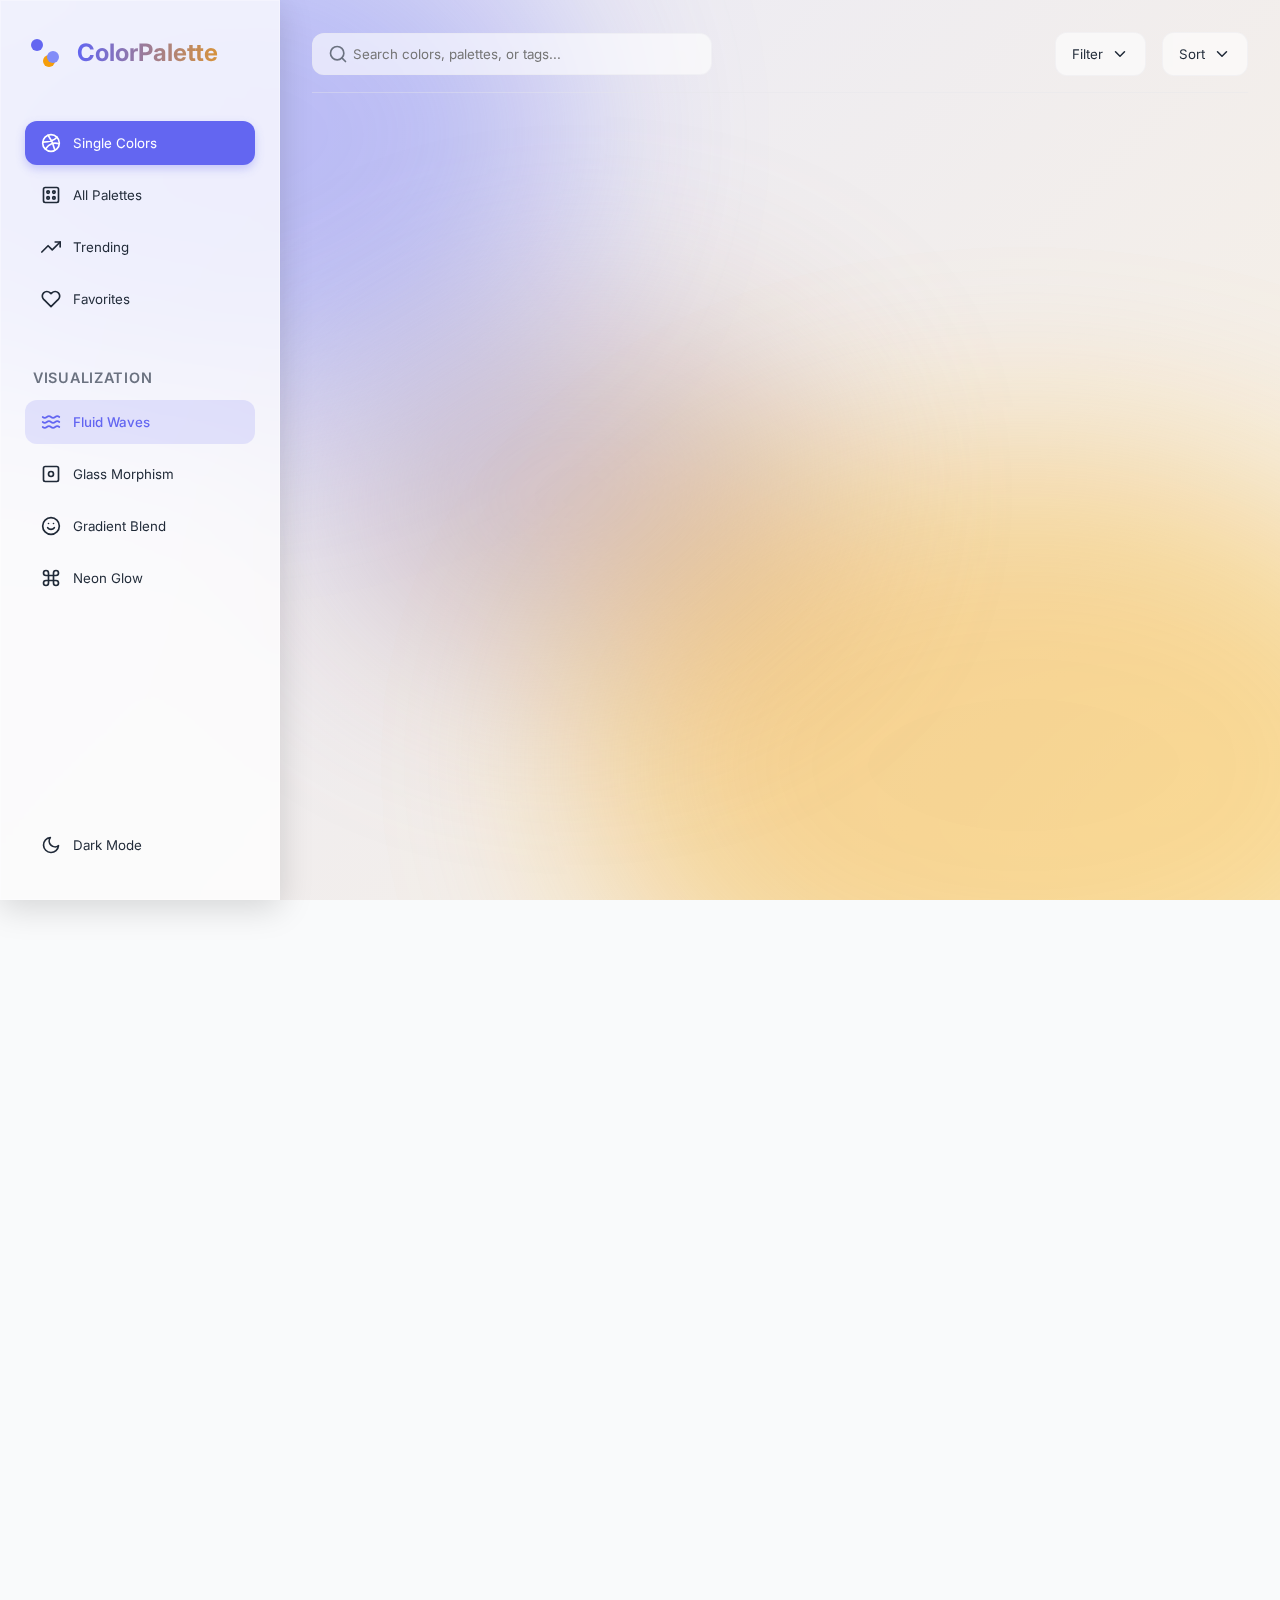
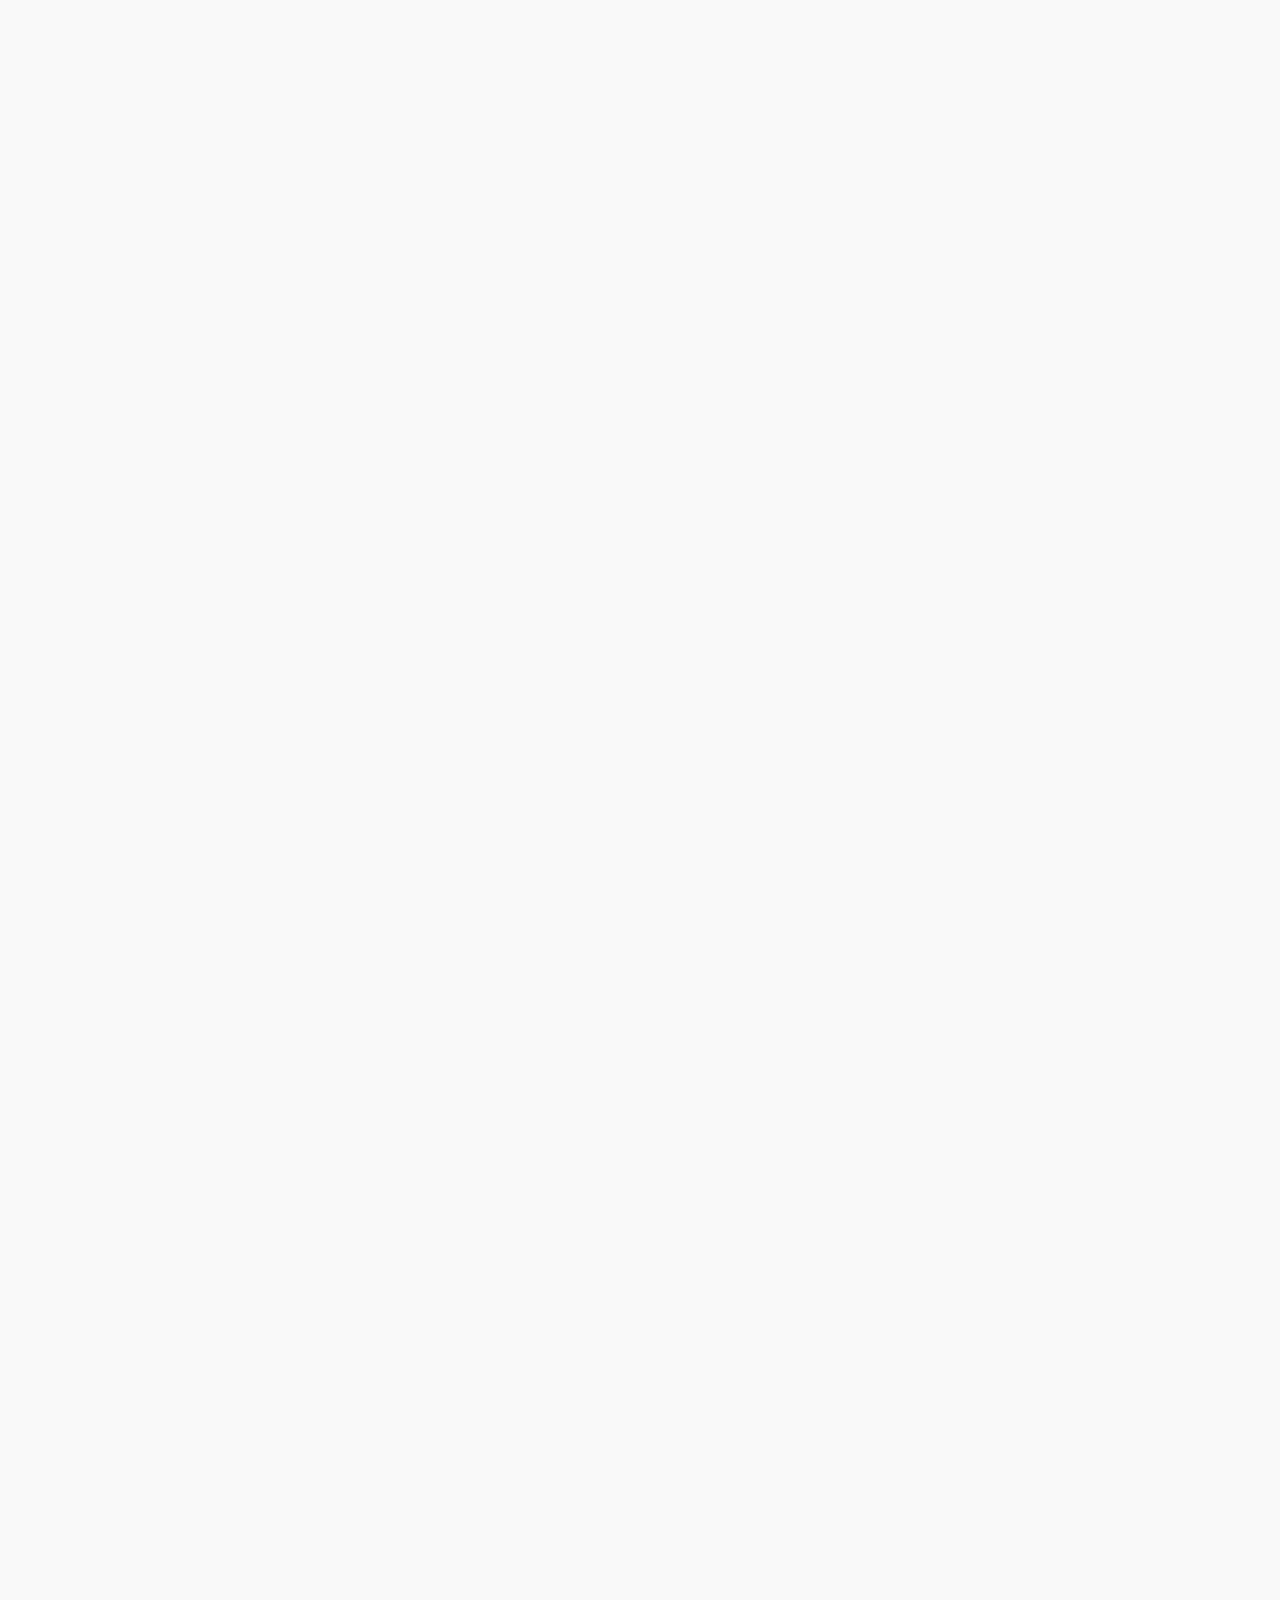
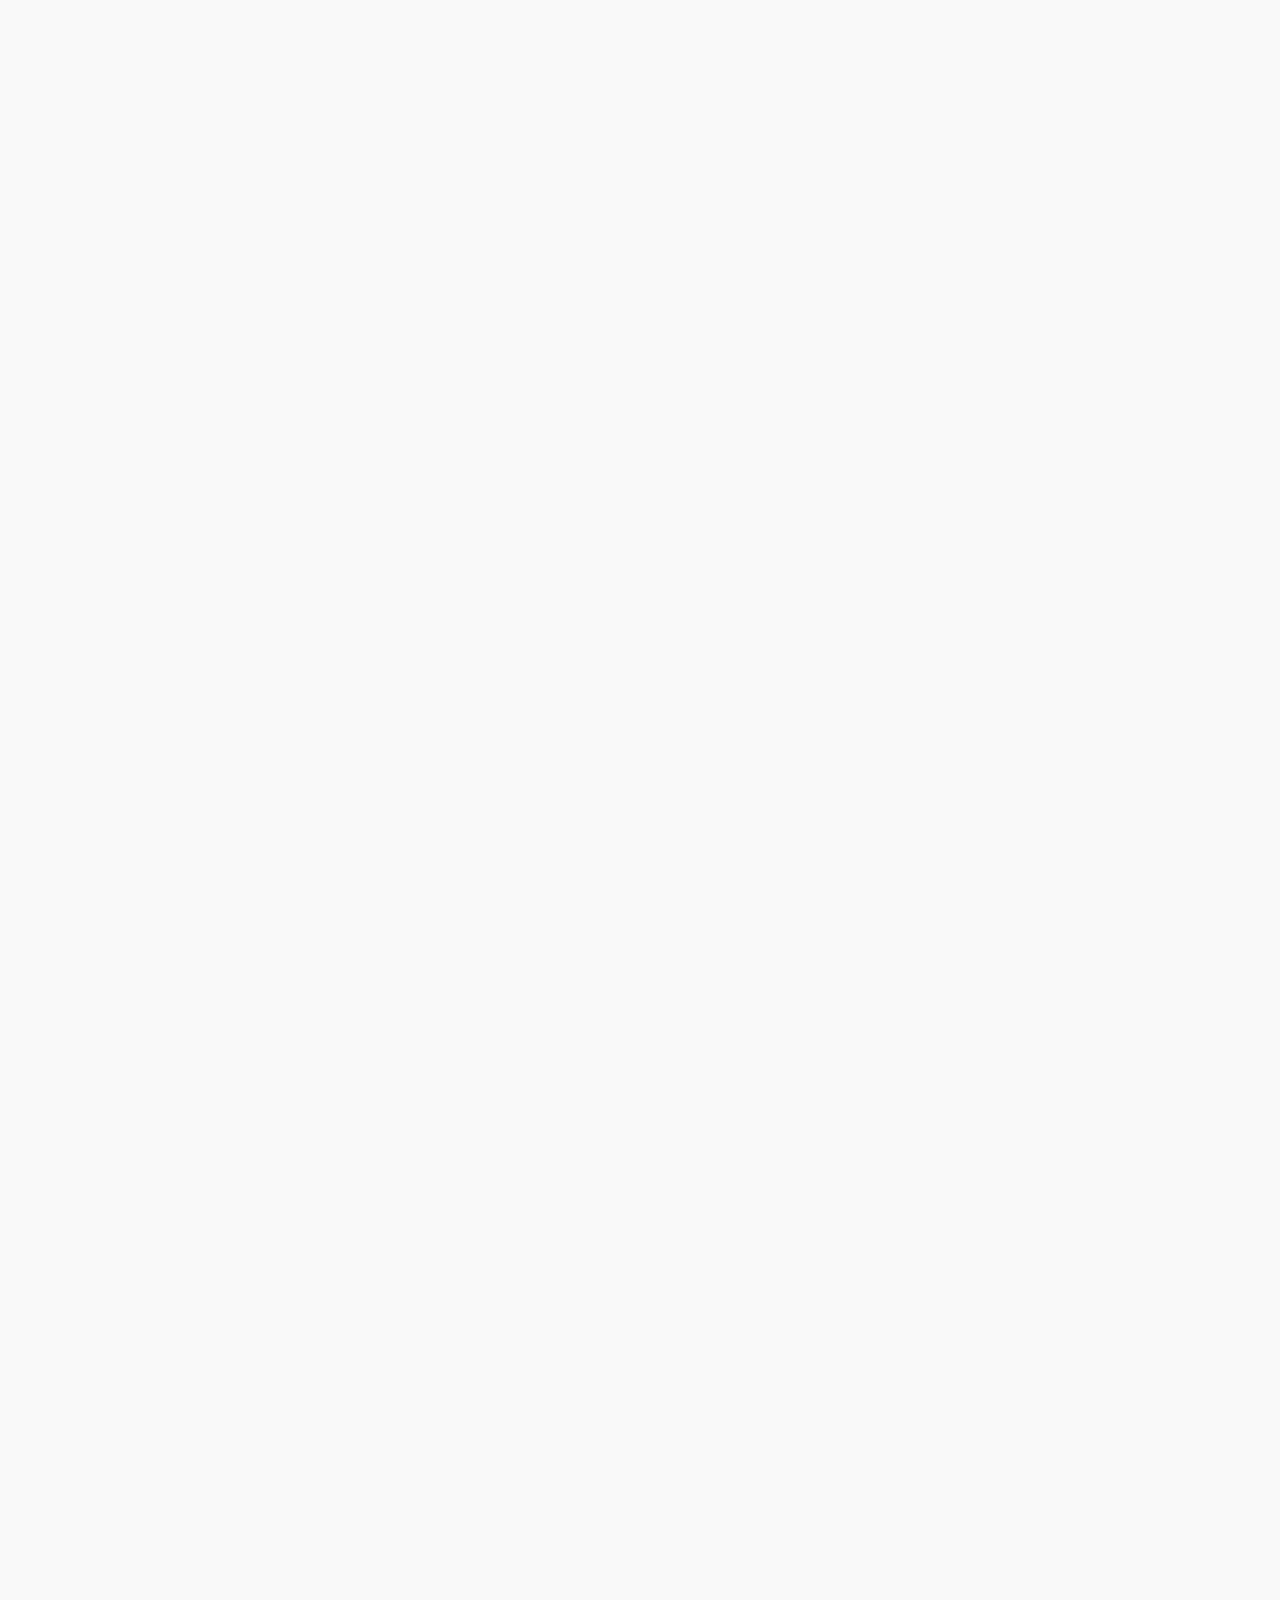
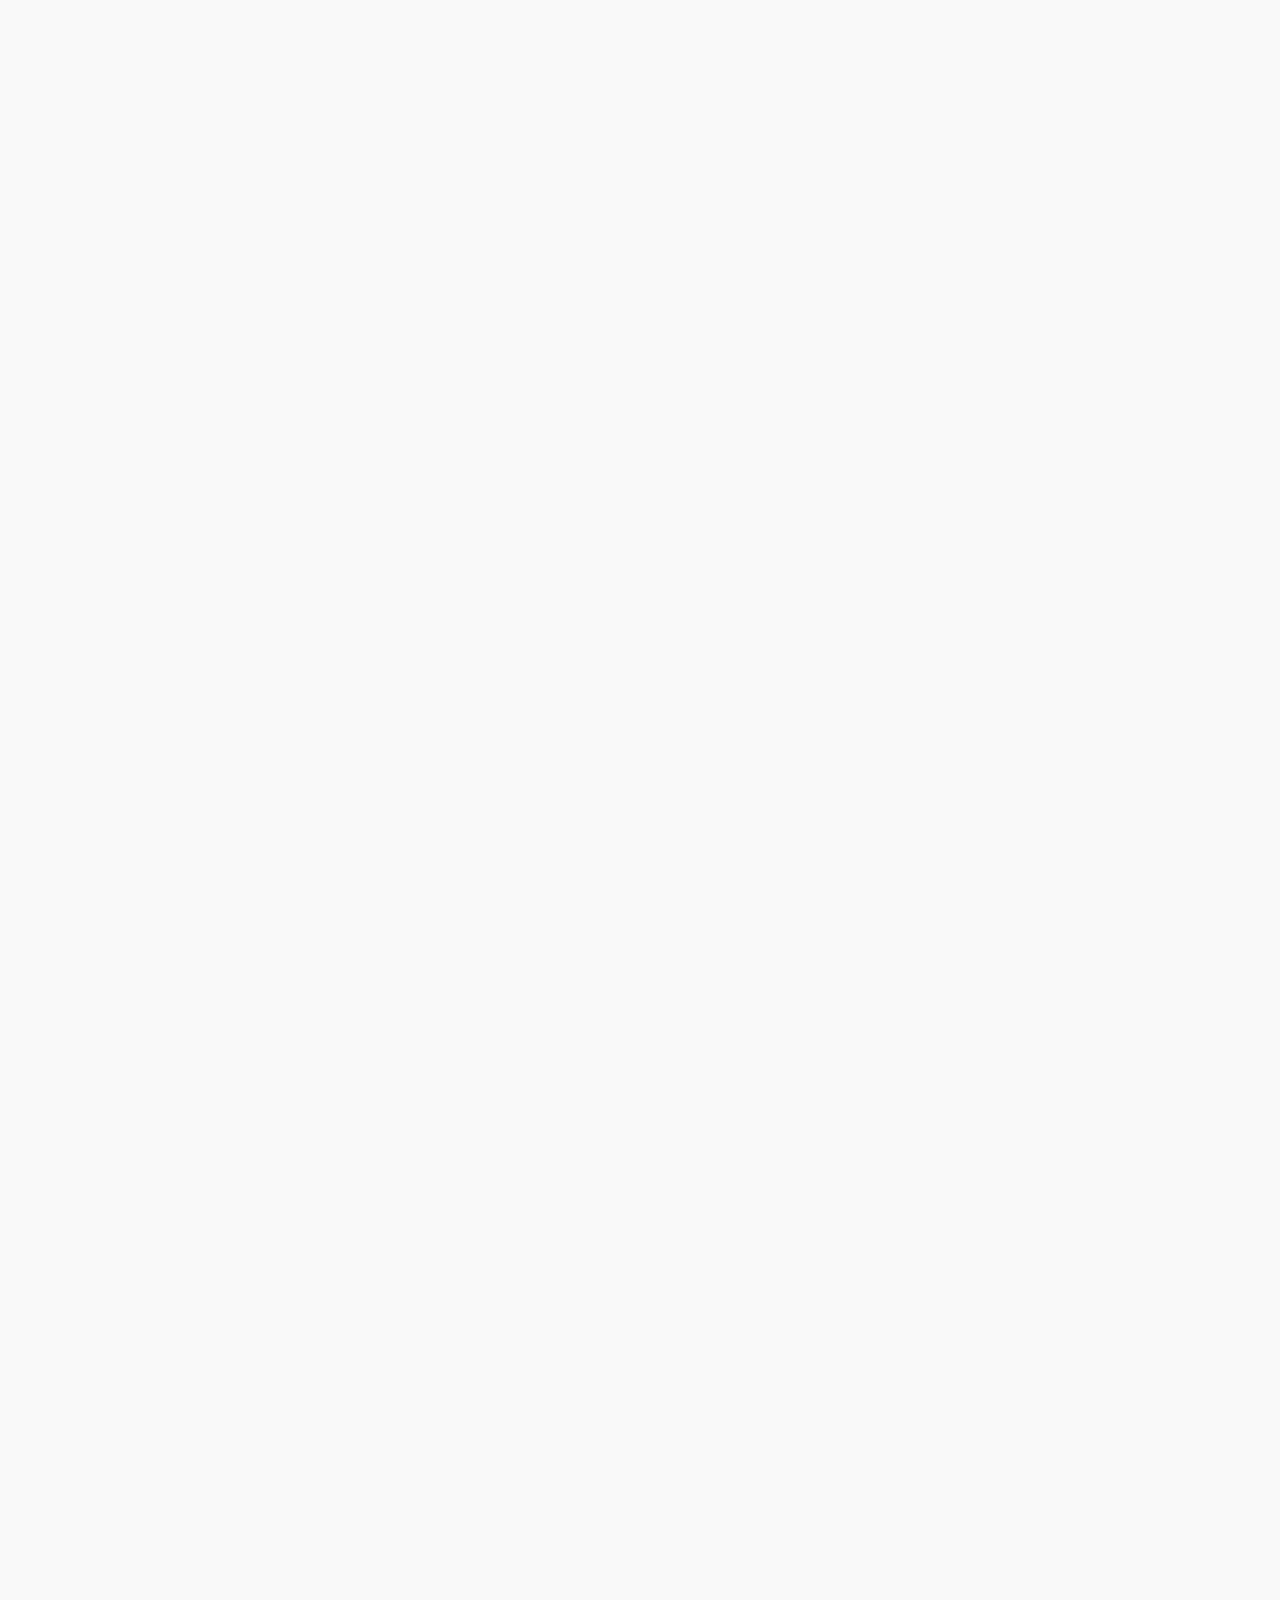
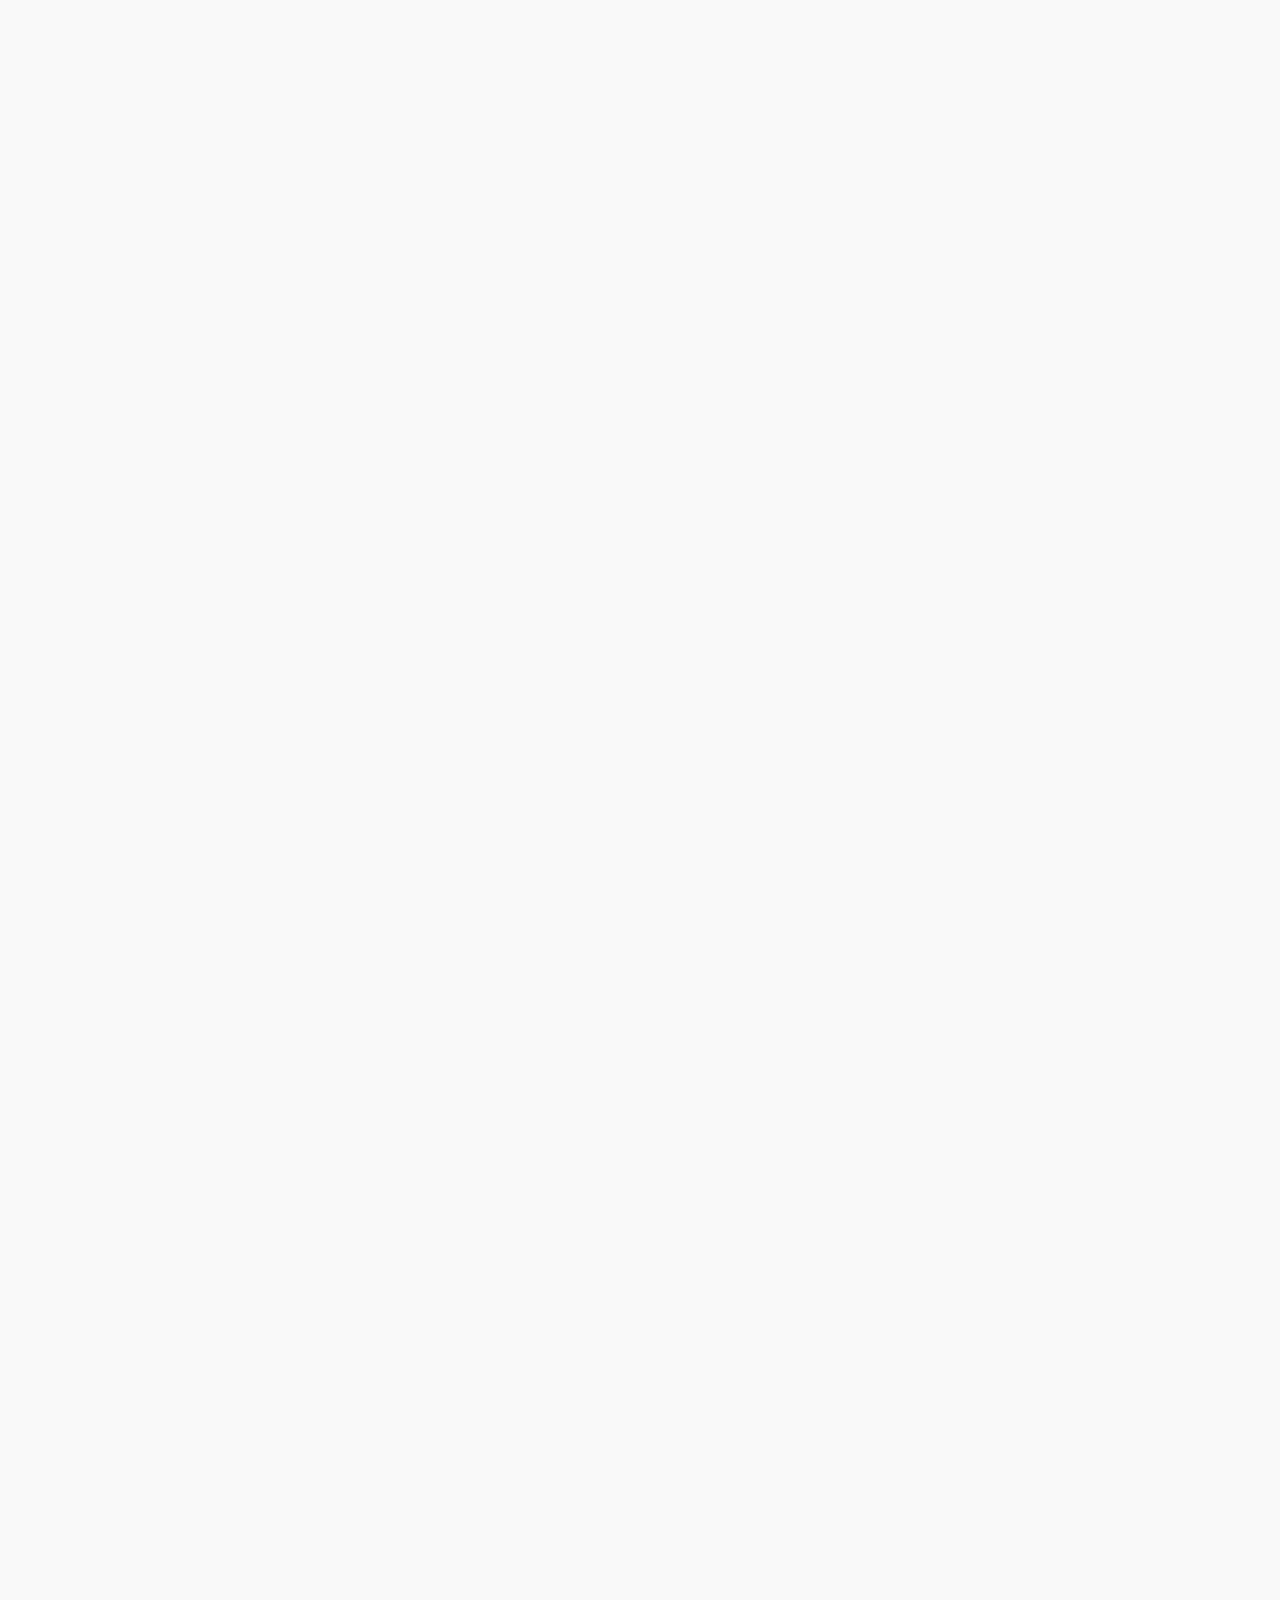
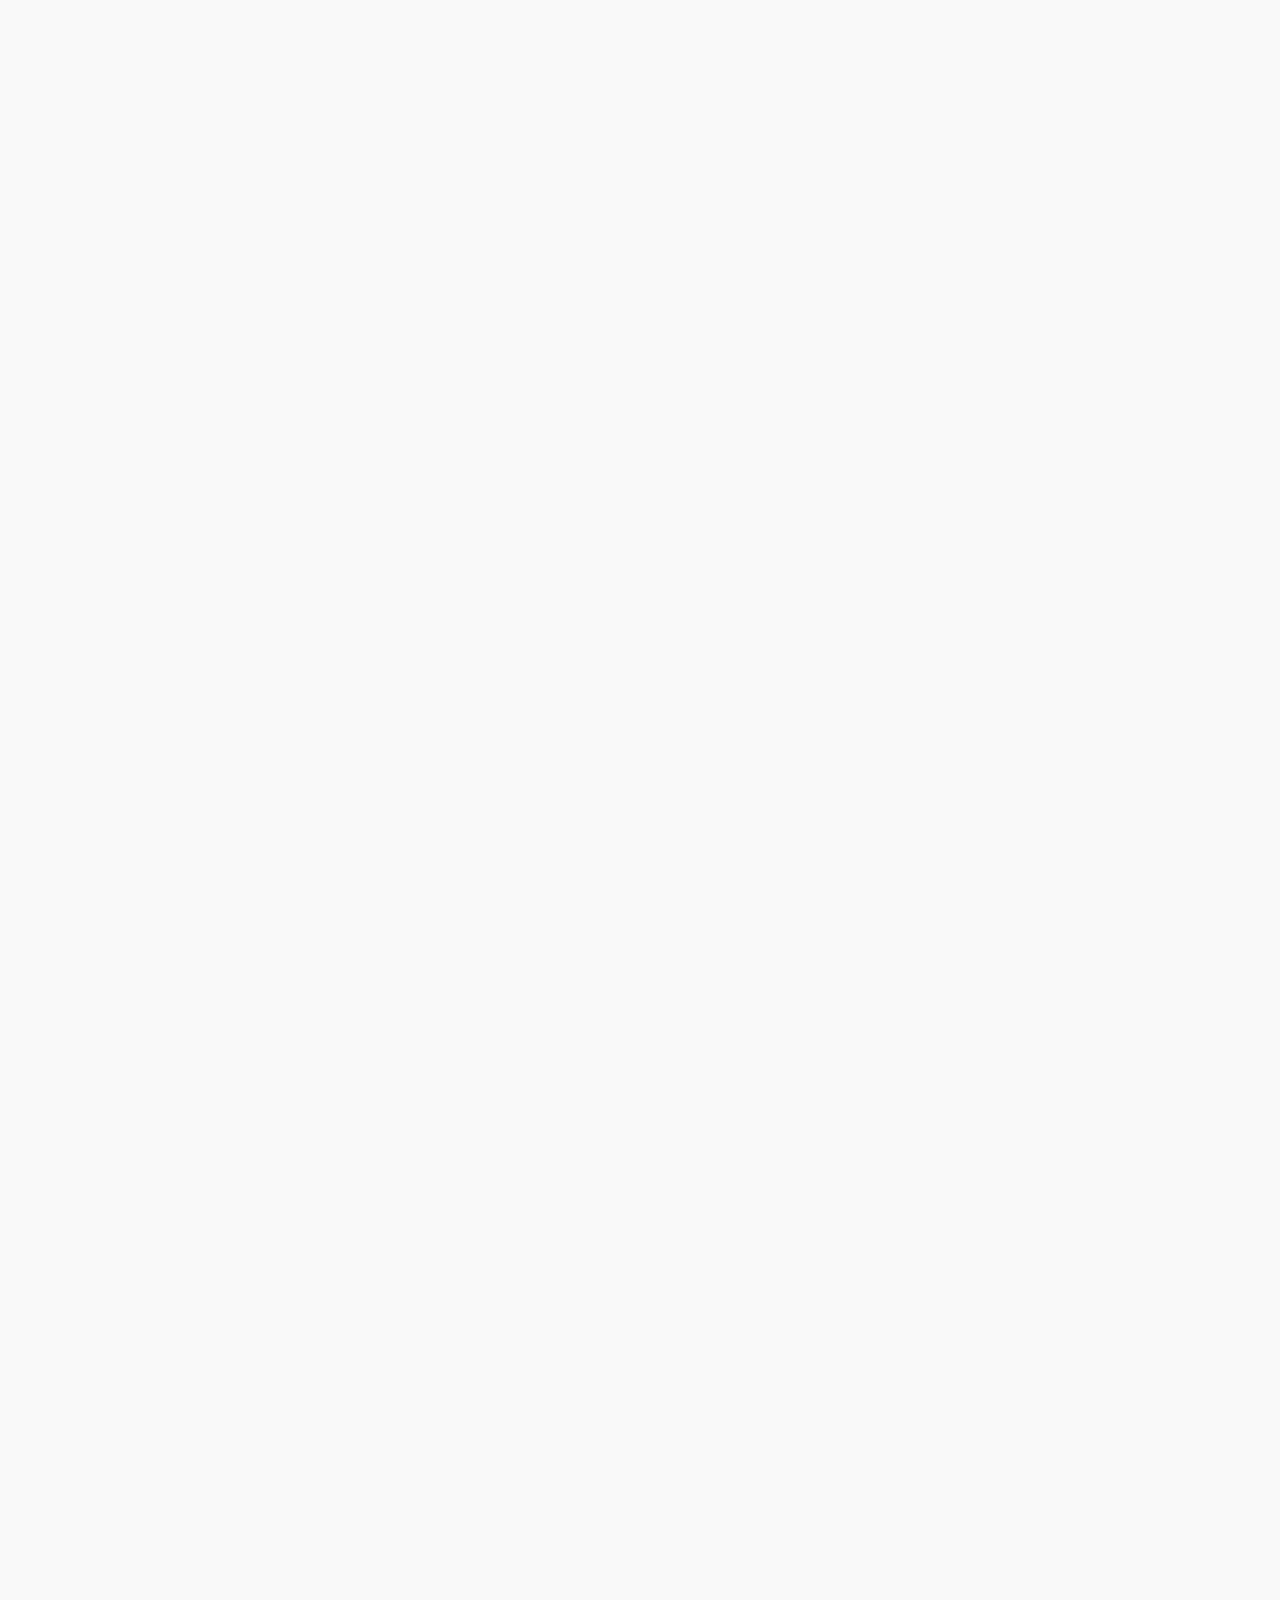
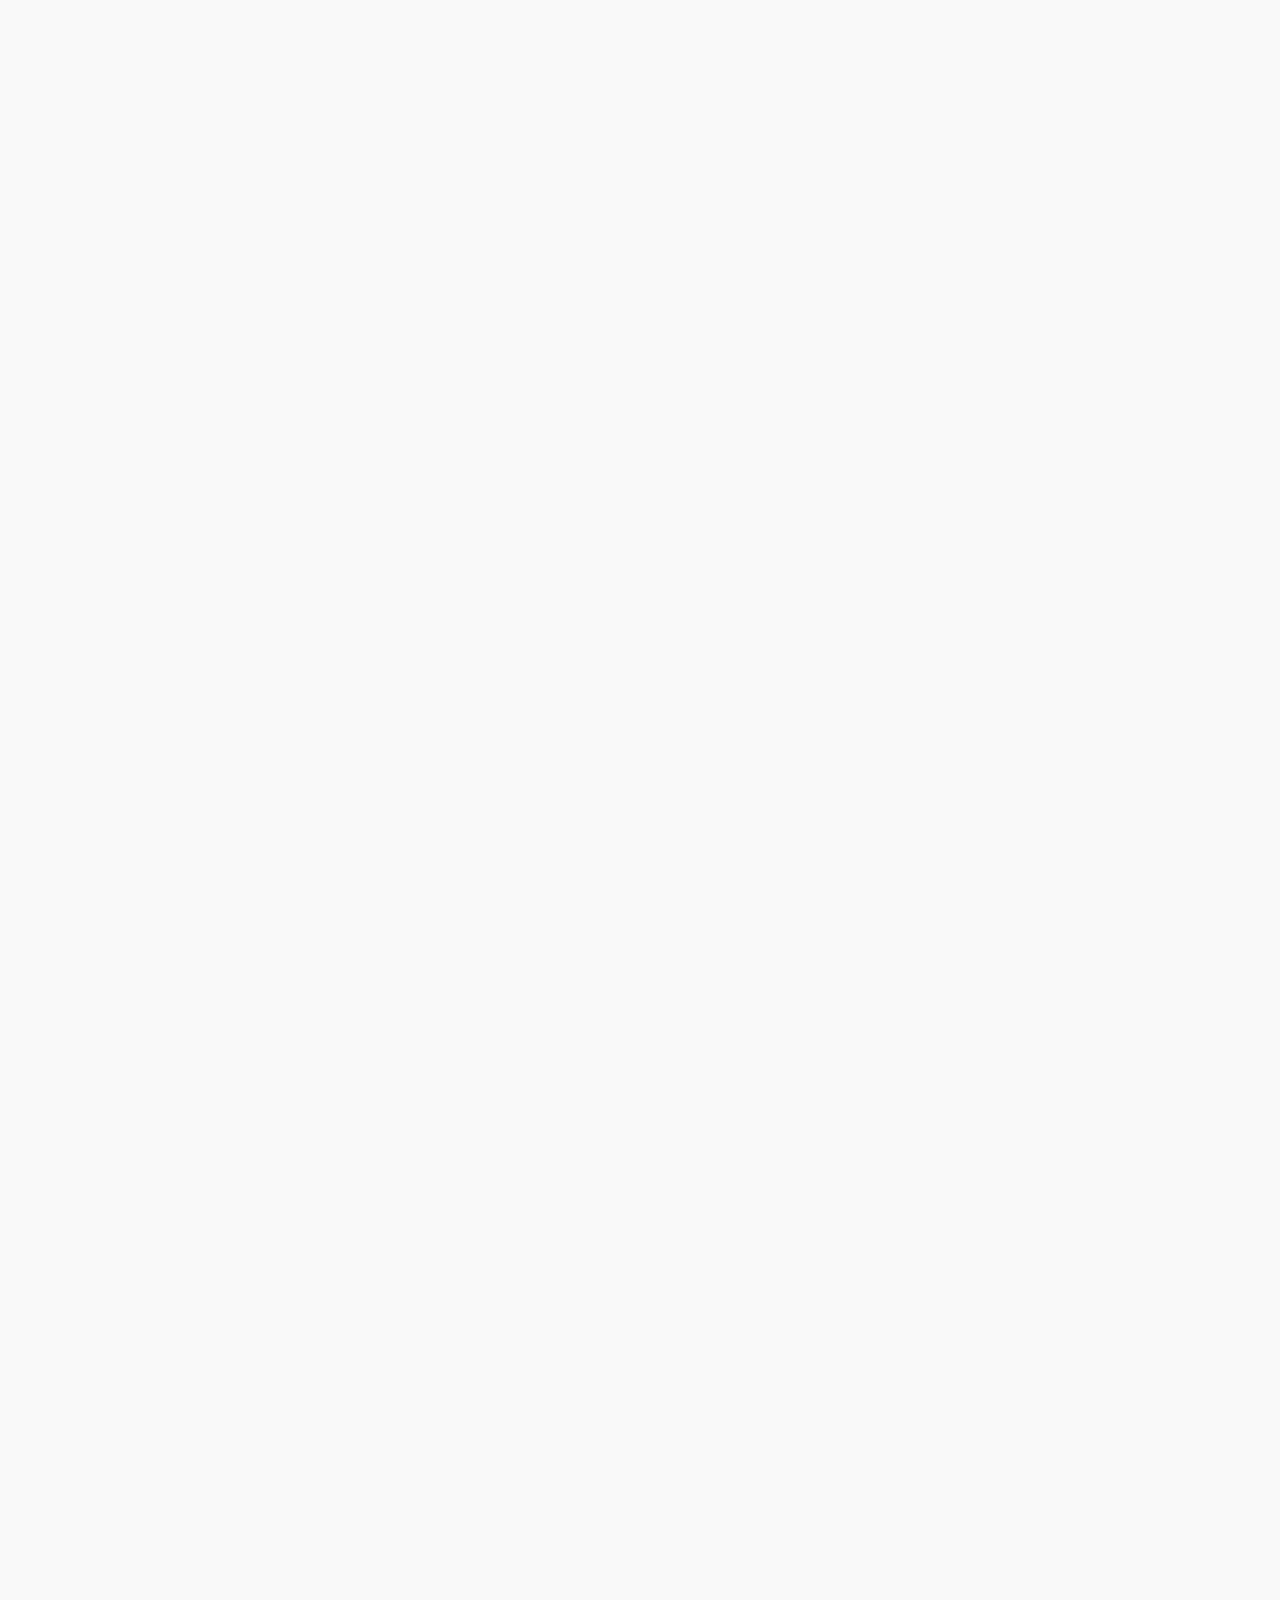
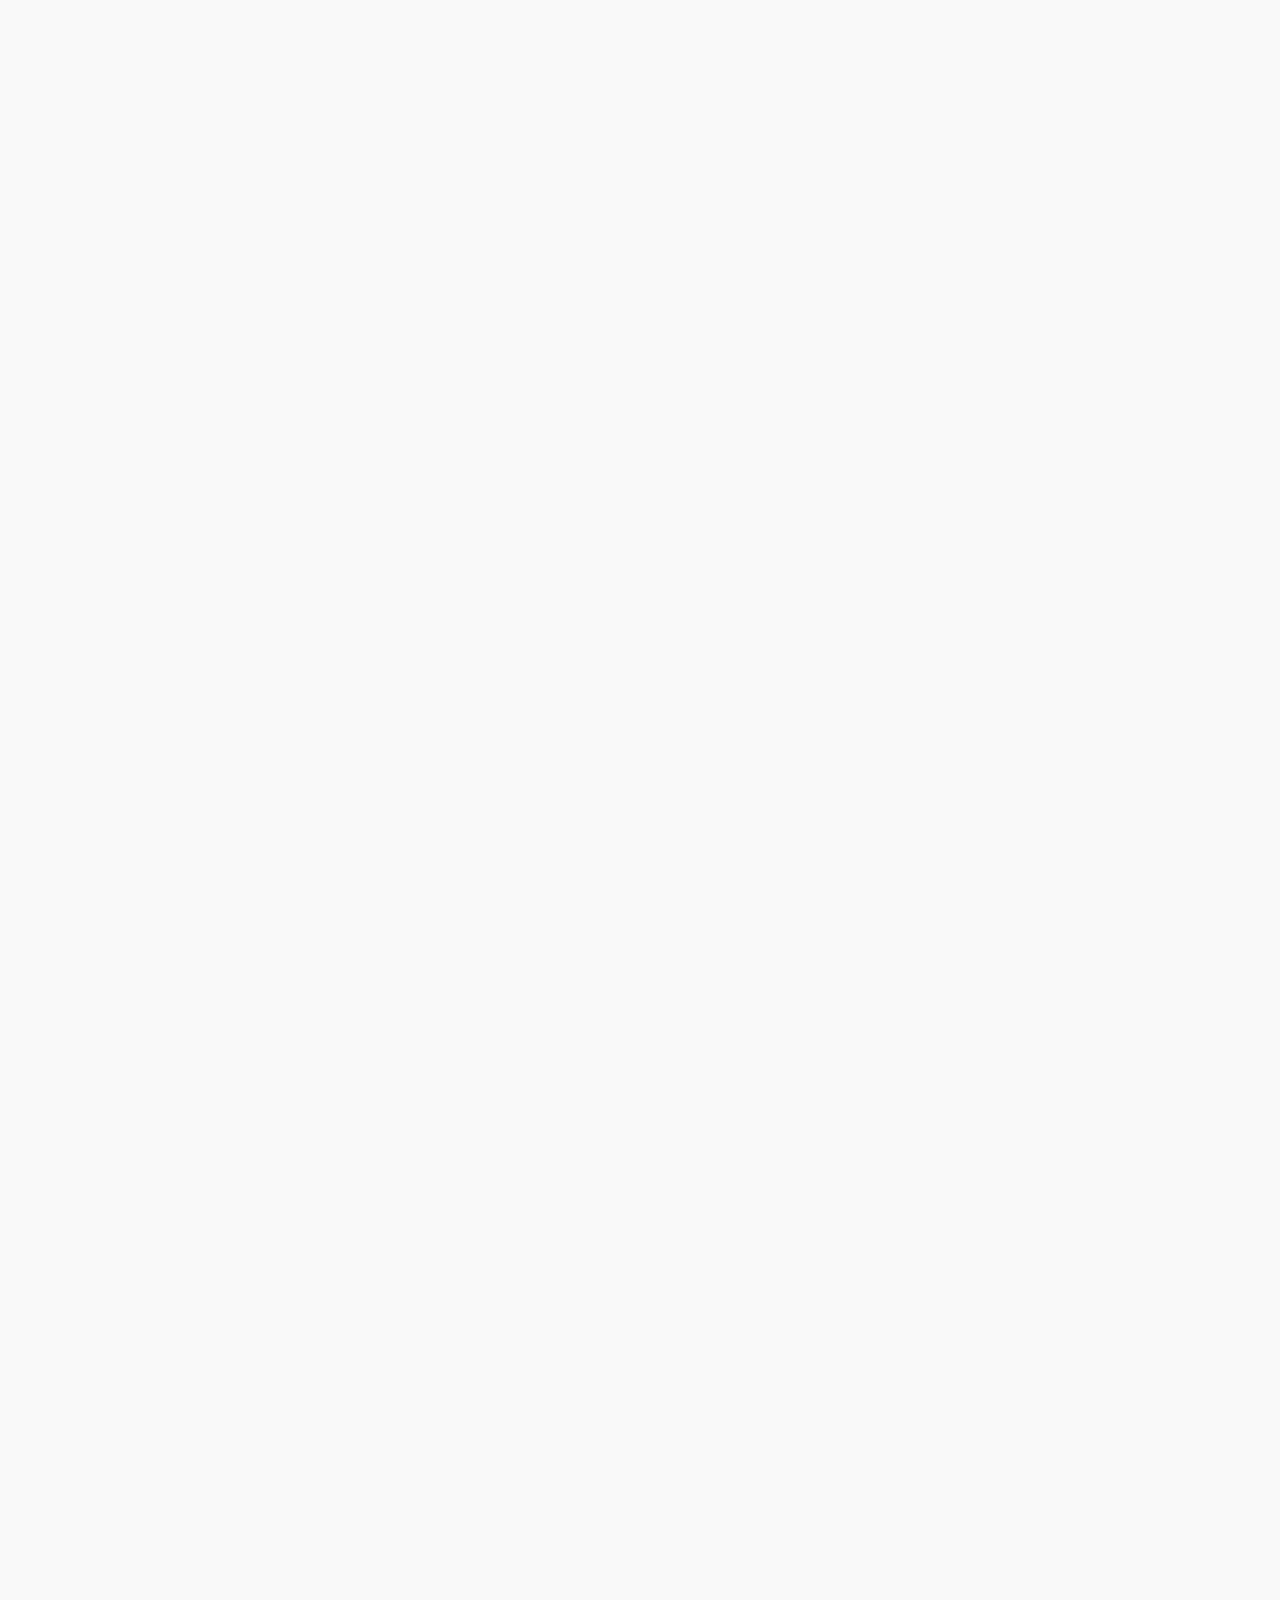
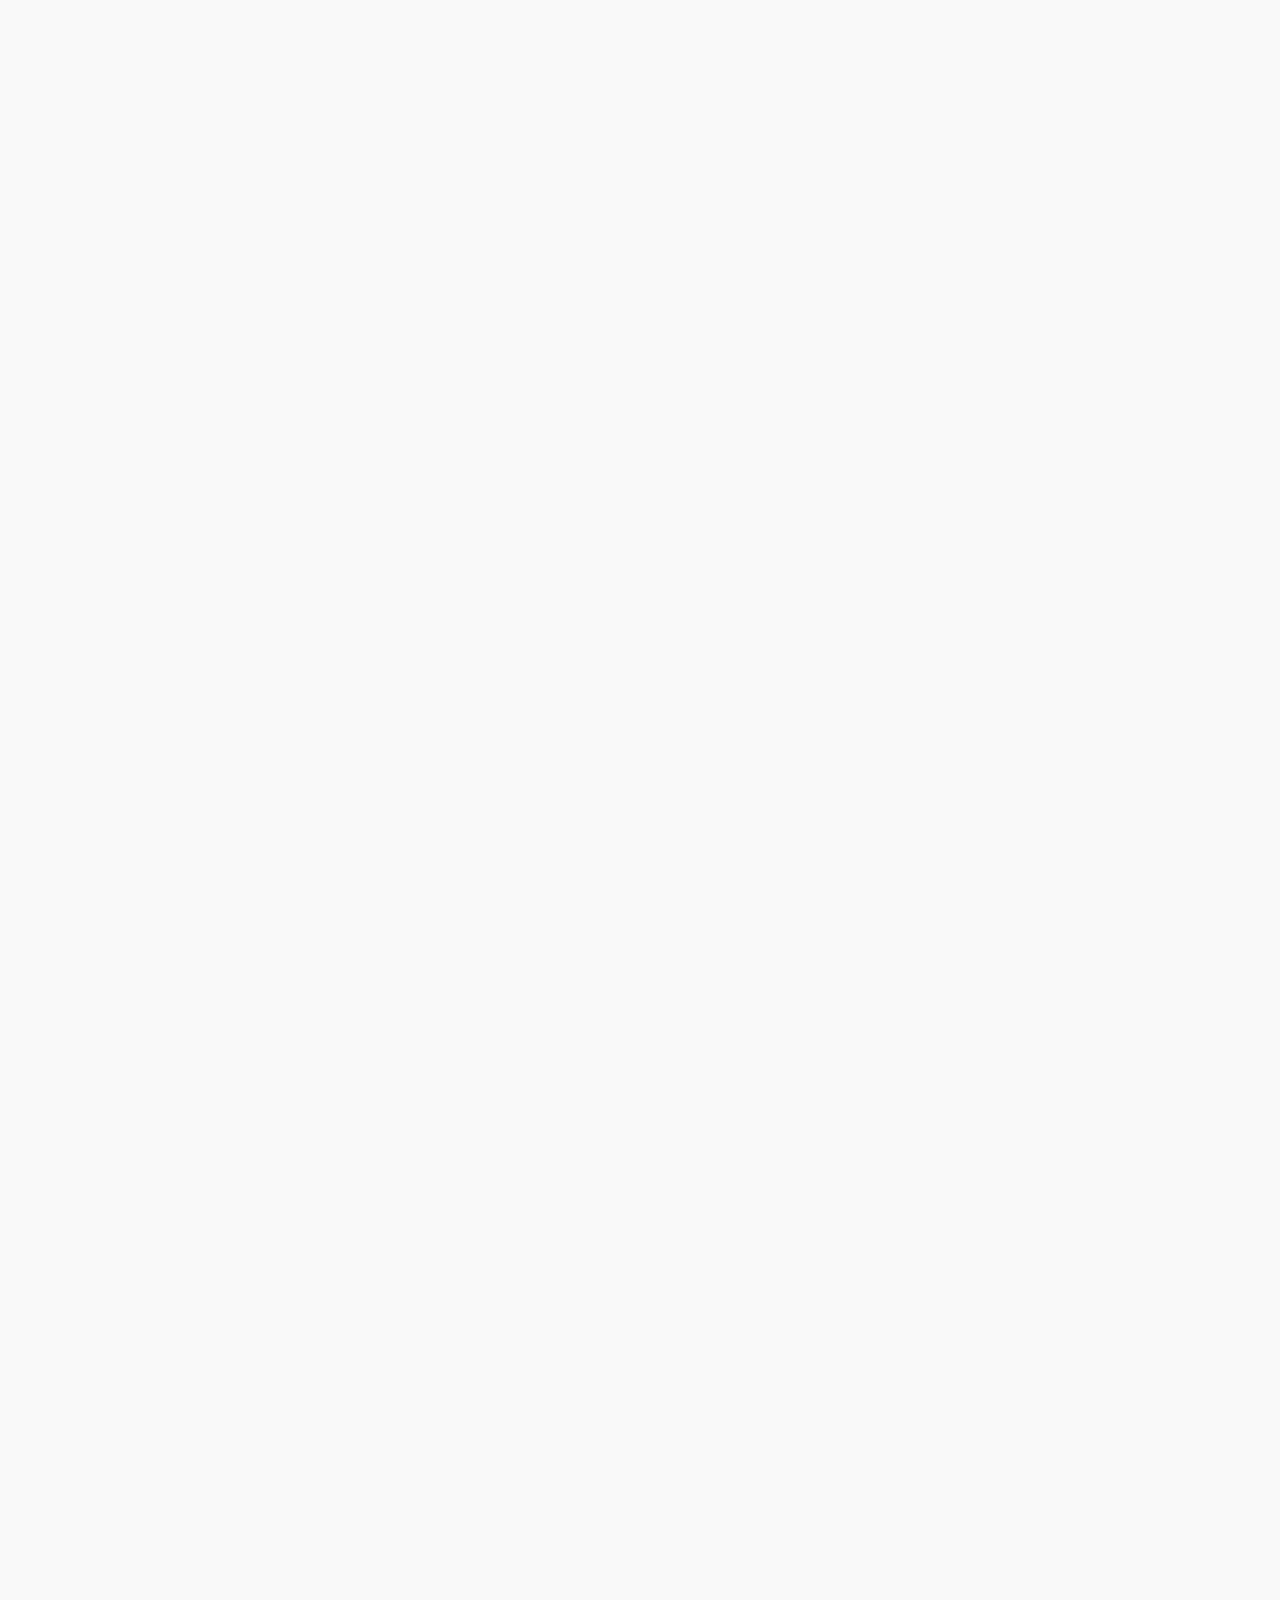
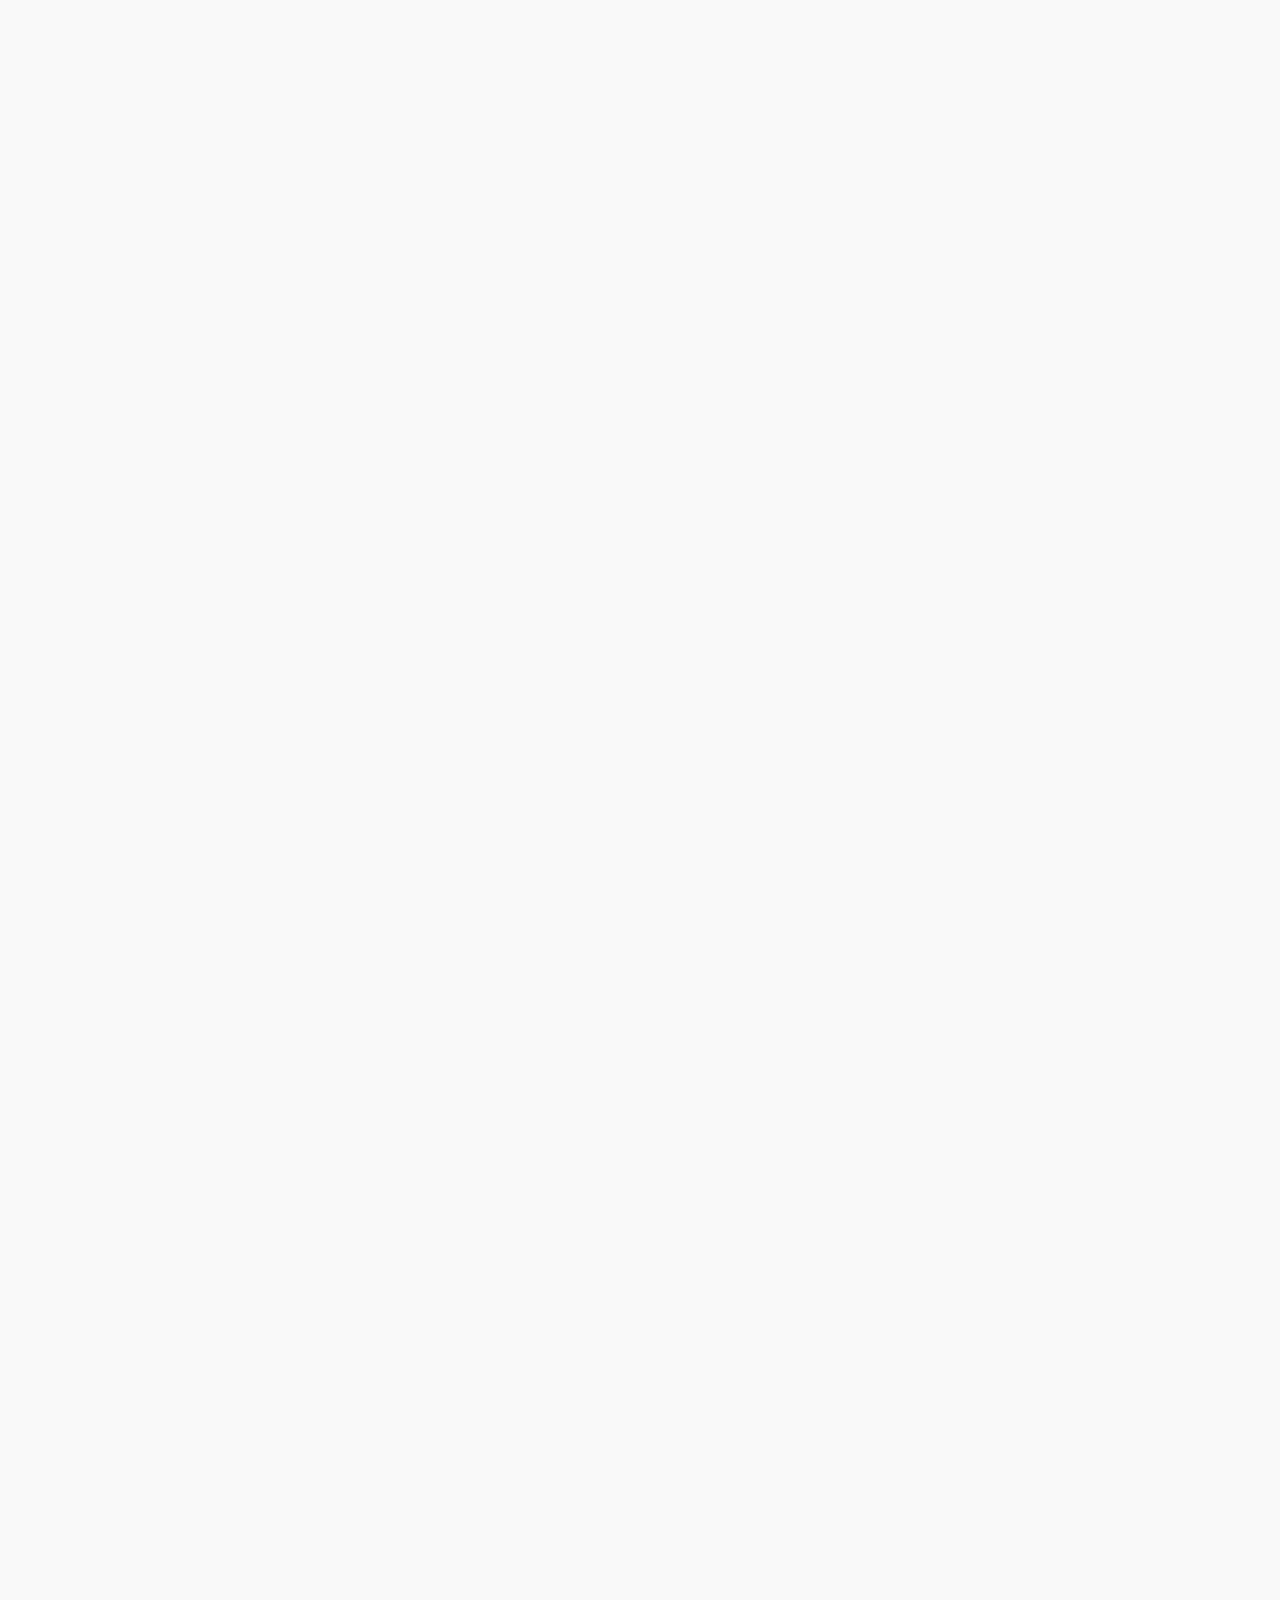
<file: index.html>
<!DOCTYPE html>
<html lang="en">
<head>
  <meta charset="UTF-8">
  <meta name="viewport" content="width=device-width, initial-scale=1.0">
  <title>ColorPalette Pro - Advanced Color Palette Generator</title>
  <link rel="stylesheet" href="styles.css">
  <link href="https://fonts.googleapis.com/css2?family=Inter:wght@300;400;500;600;700&display=swap" rel="stylesheet">
  <link rel="icon" type="image/png" href="favicon.png">
</head>
<body>
  <div class="app-container">
    <!-- Background Elements -->
    <div class="background">
      <div class="bg-shape shape-1"></div>
      <div class="bg-shape shape-2"></div>
      <div class="bg-shape shape-3"></div>
    </div>
    
    <!-- Mobile Menu Toggle -->
    <button id="mobile-menu-toggle" class="mobile-menu-toggle" aria-label="Open menu">
      <svg xmlns="http://www.w3.org/2000/svg" width="24" height="24" viewBox="0 0 24 24" fill="none" stroke="currentColor" stroke-width="2" stroke-linecap="round" stroke-linejoin="round">
        <line x1="3" y1="12" x2="21" y2="12"></line>
        <line x1="3" y1="6" x2="21" y2="6"></line>
        <line x1="3" y1="18" x2="21" y2="18"></line>
      </svg>
    </button>
    
    <!-- Sidebar -->
    <aside class="sidebar glass">
      <div class="sidebar-header">
        <div class="logo-container">
          <div class="logo">
            <div class="logo-dot dot-1"></div>
            <div class="logo-dot dot-2"></div>
            <div class="logo-dot dot-3"></div>
          </div>
          <h1>ColorPalette<span>Pro</span></h1>
        </div>
        <button id="close-sidebar" class="close-sidebar" aria-label="Close menu">
          <svg xmlns="http://www.w3.org/2000/svg" width="24" height="24" viewBox="0 0 24 24" fill="none" stroke="currentColor" stroke-width="2" stroke-linecap="round" stroke-linejoin="round">
            <line x1="18" y1="6" x2="6" y2="18"></line>
            <line x1="6" y1="6" x2="18" y2="18"></line>
          </svg>
        </button>
      </div>
      
      <nav class="main-nav">
        <button class="nav-item active" data-view="single-colors">
          <svg xmlns="http://www.w3.org/2000/svg" width="24" height="24" viewBox="0 0 24 24" fill="none" stroke="currentColor" stroke-width="2" stroke-linecap="round" stroke-linejoin="round">
            <circle cx="12" cy="12" r="10"></circle>
            <path d="M8.56 2.75c4.37 6.03 6.02 9.42 8.03 17.72m2.54-15.38c-3.72 4.35-8.94 5.66-16.88 5.85m19.5 1.9c-3.5-.93-6.63-.82-8.94 0-2.58.92-5.01 2.86-7.44 6.32"></path>
          </svg>
          <span>Single Colors</span>
        </button>
        <button class="nav-item" data-view="all">
          <svg xmlns="http://www.w3.org/2000/svg" width="24" height="24" viewBox="0 0 24 24" fill="none" stroke="currentColor" stroke-width="2" stroke-linecap="round" stroke-linejoin="round">
            <rect x="3" y="3" width="18" height="18" rx="2" ry="2"></rect>
            <circle cx="8.5" cy="8.5" r="1.5"></circle>
            <circle cx="15.5" cy="8.5" r="1.5"></circle>
            <circle cx="15.5" cy="15.5" r="1.5"></circle>
            <circle cx="8.5" cy="15.5" r="1.5"></circle>
          </svg>
          <span>All Palettes</span>
        </button>
        <button class="nav-item" data-view="trending">
          <svg xmlns="http://www.w3.org/2000/svg" width="24" height="24" viewBox="0 0 24 24" fill="none" stroke="currentColor" stroke-width="2" stroke-linecap="round" stroke-linejoin="round">
            <polyline points="23 6 13.5 15.5 8.5 10.5 1 18"></polyline>
            <polyline points="17 6 23 6 23 12"></polyline>
          </svg>
          <span>Trending</span>
        </button>
        <button class="nav-item" data-view="favorites">
          <svg xmlns="http://www.w3.org/2000/svg" width="24" height="24" viewBox="0 0 24 24" fill="none" stroke="currentColor" stroke-width="2" stroke-linecap="round" stroke-linejoin="round">
            <path d="M20.84 4.61a5.5 5.5 0 0 0-7.78 0L12 5.67l-1.06-1.06a5.5 5.5 0 0 0-7.78 7.78l1.06 1.06L12 21.23l7.78-7.78 1.06-1.06a5.5 5.5 0 0 0 0-7.78z"></path>
          </svg>
          <span>Favorites</span>
        </button>
      </nav>
      
      <div class="visualization-selector">
        <h3>Visualization</h3>
        <div class="viz-options">
          <button class="viz-option active" data-viz="fluid-waves">
            <svg xmlns="http://www.w3.org/2000/svg" width="24" height="24" viewBox="0 0 24 24" fill="none" stroke="currentColor" stroke-width="2" stroke-linecap="round" stroke-linejoin="round">
              <path d="M2 6c.6.5 1.2 1 2.5 1C7 7 7 5 9.5 5c2.6 0 2.4 2 5 2 2.5 0 2.5-2 5-2 1.3 0 1.9.5 2.5 1"></path>
              <path d="M2 12c.6.5 1.2 1 2.5 1 2.5 0 2.5-2 5-2 2.6 0 2.4 2 5 2 2.5 0 2.5-2 5-2 1.3 0 1.9.5 2.5 1"></path>
              <path d="M2 18c.6.5 1.2 1 2.5 1 2.5 0 2.5-2 5-2 2.6 0 2.4 2 5 2 2.5 0 2.5-2 5-2 1.3 0 1.9.5 2.5 1"></path>
            </svg>
            <span>Fluid Waves</span>
          </button>
          <button class="viz-option" data-viz="glass-morphism">
            <svg xmlns="http://www.w3.org/2000/svg" width="24" height="24" viewBox="0 0 24 24" fill="none" stroke="currentColor" stroke-width="2" stroke-linecap="round" stroke-linejoin="round">
              <rect x="3" y="3" width="18" height="18" rx="2" ry="2"></rect>
              <circle cx="12" cy="12" r="3"></circle>
            </svg>
            <span>Glass Morphism</span>
          </button>
          <button class="viz-option" data-viz="gradient-blend">
            <svg xmlns="http://www.w3.org/2000/svg" width="24" height="24" viewBox="0 0 24 24" fill="none" stroke="currentColor" stroke-width="2" stroke-linecap="round" stroke-linejoin="round">
              <circle cx="12" cy="12" r="10"></circle>
              <path d="M8 14s1.5 2 4 2 4-2 4-2"></path>
              <line x1="9" y1="9" x2="9.01" y2="9"></line>
              <line x1="15" y1="9" x2="15.01" y2="9"></line>
            </svg>
            <span>Gradient Blend</span>
          </button>
          <button class="viz-option" data-viz="neon-glow">
            <svg xmlns="http://www.w3.org/2000/svg" width="24" height="24" viewBox="0 0 24 24" fill="none" stroke="currentColor" stroke-width="2" stroke-linecap="round" stroke-linejoin="round">
              <path d="M18 3a3 3 0 0 0-3 3v12a3 3 0 0 0 3 3 3 3 0 0 0 3-3 3 3 0 0 0-3-3H6a3 3 0 0 0-3 3 3 3 0 0 0 3 3 3 3 0 0 0 3-3V6a3 3 0 0 0-3-3 3 3 0 0 0-3 3 3 3 0 0 0 3 3h12a3 3 0 0 0 3-3 3 3 0 0 0-3-3z"></path>
            </svg>
            <span>Neon Glow</span>
          </button>
        </div>
      </div>
      
      <div class="theme-toggle-container">
        <button id="theme-toggle" class="theme-toggle">
          <svg class="sun-icon" xmlns="http://www.w3.org/2000/svg" width="24" height="24" viewBox="0 0 24 24" fill="none" stroke="currentColor" stroke-width="2" stroke-linecap="round" stroke-linejoin="round">
            <circle cx="12" cy="12" r="5"></circle>
            <line x1="12" y1="1" x2="12" y2="3"></line>
            <line x1="12" y1="21" x2="12" y2="23"></line>
            <line x1="4.22" y1="4.22" x2="5.64" y2="5.64"></line>
            <line x1="18.36" y1="18.36" x2="19.78" y2="19.78"></line>
            <line x1="1" y1="12" x2="3" y2="12"></line>
            <line x1="21" y1="12" x2="23" y2="12"></line>
            <line x1="4.22" y1="19.78" x2="5.64" y2="18.36"></line>
            <line x1="18.36" y1="5.64" x2="19.78" y2="4.22"></line>
          </svg>
          <svg class="moon-icon" xmlns="http://www.w3.org/2000/svg" width="24" height="24" viewBox="0 0 24 24" fill="none" stroke="currentColor" stroke-width="2" stroke-linecap="round" stroke-linejoin="round">
            <path d="M21 12.79A9 9 0 1 1 11.21 3 7 7 0 0 0 21 12.79z"></path>
          </svg>
          <span class="toggle-text">Dark Mode</span>
        </button>
      </div>
    </aside>
    
    <!-- Main Content -->
    <main class="main-content">
      <header class="main-header">
        <div class="search-container">
          <input type="text" id="search-input" placeholder="Search colors, palettes, or tags...">
          <svg xmlns="http://www.w3.org/2000/svg" width="20" height="20" viewBox="0 0 24 24" fill="none" stroke="currentColor" stroke-width="2" stroke-linecap="round" stroke-linejoin="round">
            <circle cx="11" cy="11" r="8"></circle>
            <line x1="21" y1="21" x2="16.65" y2="16.65"></line>
          </svg>
        </div>
        
        <div class="filter-sort">
          <div class="dropdown">
            <button class="dropdown-toggle">
              <span>Filter</span>
              <svg xmlns="http://www.w3.org/2000/svg" width="20" height="20" viewBox="0 0 24 24" fill="none" stroke="currentColor" stroke-width="2" stroke-linecap="round" stroke-linejoin="round">
                <polyline points="6 9 12 15 18 9"></polyline>
              </svg>
            </button>
            <div class="dropdown-menu glass">
              <div class="filter-section">
                <h4>Tags</h4>
                <div class="filter-options" id="tag-filters">
                  <!-- Tag filters will be populated by JavaScript -->
                </div>
              </div>
            </div>
          </div>
          
          <div class="dropdown">
            <button class="dropdown-toggle">
              <span>Sort</span>
              <svg xmlns="http://www.w3.org/2000/svg" width="20" height="20" viewBox="0 0 24 24" fill="none" stroke="currentColor" stroke-width="2" stroke-linecap="round" stroke-linejoin="round">
                <polyline points="6 9 12 15 18 9"></polyline>
              </svg>
            </button>
            <div class="dropdown-menu glass">
              <button class="sort-option active" data-sort="name">Name</button>
              <button class="sort-option" data-sort="id">Date Added</button>
              <button class="sort-option" data-sort="random">Random</button>
            </div>
          </div>
        </div>
      </header>
      
      <!-- Palette Grid -->
      <div id="palette-grid" class="palette-grid">
        <!-- Palette cards will be populated by JavaScript -->
      </div>
      
      <!-- Single Color Grid -->
      <div id="single-color-grid" class="single-color-grid">
        <!-- Color cards will be populated by JavaScript -->
      </div>
    </main>
  </div>
  
  <!-- Palette Detail Modal -->
  <div id="palette-detail" class="modal">
    <div class="modal-backdrop"></div>
    <div class="modal-content">
      <button class="close-button">
        <svg xmlns="http://www.w3.org/2000/svg" width="24" height="24" viewBox="0 0 24 24" fill="none" stroke="currentColor" stroke-width="2" stroke-linecap="round" stroke-linejoin="round">
          <line x1="18" y1="6" x2="6" y2="18"></line>
          <line x1="6" y1="6" x2="18" y2="18"></line>
        </svg>
      </button>
      
      <div class="palette-preview">
        <div class="visualization-container">
          <!-- Visualization will be populated by JavaScript -->
        </div>
        
        <div class="palette-header">
          <h2 id="detail-name">Palette Name</h2>
          <button class="favorite-button">
            <svg xmlns="http://www.w3.org/2000/svg" width="24" height="24" viewBox="0 0 24 24" fill="none" stroke="currentColor" stroke-width="2" stroke-linecap="round" stroke-linejoin="round">
              <path d="M20.84 4.61a5.5 5.5 0 0 0-7.78 0L12 5.67l-1.06-1.06a5.5 5.5 0 0 0-7.78 7.78l1.06 1.06L12 21.23l7.78-7.78 1.06-1.06a5.5 5.5 0 0 0 0-7.78z"></path>
            </svg>
          </button>
        </div>
        
        <div class="tags-container" id="detail-tags">
          <!-- Tags will be populated by JavaScript -->
        </div>
        
        <div class="colors-container" id="detail-colors">
          <!-- Colors will be populated by JavaScript -->
        </div>
      </div>
      
      <div class="palette-actions">
        <button id="copy-palette" class="action-button">
          <svg xmlns="http://www.w3.org/2000/svg" width="24" height="24" viewBox="0 0 24 24" fill="none" stroke="currentColor" stroke-width="2" stroke-linecap="round" stroke-linejoin="round">
            <rect x="9" y="9" width="13" height="13" rx="2" ry="2"></rect>
            <path d="M5 15H4a2 2 0 0 1-2-2V4a2 2 0 0 1 2-2h9a2 2 0 0 1 2 2v1"></path>
          </svg>
          Copy Palette
        </button>
        <button id="download-svg" class="action-button">
          <svg xmlns="http://www.w3.org/2000/svg" width="24" height="24" viewBox="0 0 24 24" fill="none" stroke="currentColor" stroke-width="2" stroke-linecap="round" stroke-linejoin="round">
            <path d="M21 15v4a2 2 0 0 1-2 2H5a2 2 0 0 1-2-2v-4"></path>
            <polyline points="7 10 12 15 17 10"></polyline>
            <line x1="12" y1="15" x2="12" y2="3"></line>
          </svg>
          Download SVG
        </button>
        <button id="generate-code" class="action-button">
          <svg xmlns="http://www.w3.org/2000/svg" width="24" height="24" viewBox="0 0 24 24" fill="none" stroke="currentColor" stroke-width="2" stroke-linecap="round" stroke-linejoin="round">
            <polyline points="16 18 22 12 16 6"></polyline>
            <polyline points="8 6 2 12 8 18"></polyline>
          </svg>
          Generate Code
        </button>
      </div>
    </div>
  </div>
  
  <!-- Single Color Detail Modal -->
  <div id="color-detail" class="modal">
    <div class="modal-backdrop"></div>
    <div class="modal-content">
      <button class="close-button">
        <svg xmlns="http://www.w3.org/2000/svg" width="24" height="24" viewBox="0 0 24 24" fill="none" stroke="currentColor" stroke-width="2" stroke-linecap="round" stroke-linejoin="round">
          <line x1="18" y1="6" x2="6" y2="18"></line>
          <line x1="6" y1="6" x2="18" y2="18"></line>
        </svg>
      </button>
      
      <div class="color-preview">
        <div id="detail-color-swatch" class="color-swatch-large"></div>
        
        <div class="color-header">
          <h2 id="detail-color-name">Color Name</h2>
          <button class="favorite-button">
            <svg xmlns="http://www.w3.org/2000/svg" width="24" height="24" viewBox="0 0 24 24" fill="none" stroke="currentColor" stroke-width="2" stroke-linecap="round" stroke-linejoin="round">
              <path d="M20.84 4.61a5.5 5.5 0 0 0-7.78 0L12 5.67l-1.06-1.06a5.5 5.5 0 0 0-7.78 7.78l1.06 1.06L12 21.23l7.78-7.78 1.06-1.06a5.5 5.5 0 0 0 0-7.78z"></path>
            </svg>
          </button>
        </div>
        
        <div class="color-values-container">
          <div class="color-value-item">
            <span class="value-label">HEX</span>
            <span id="detail-color-hex" class="value-text">#FFFFFF</span>
          </div>
          <div class="color-value-item">
            <span class="value-label">RGB</span>
            <span id="detail-color-rgb" class="value-text">255, 255, 255</span>
          </div>
          <div class="color-value-item">
            <span class="value-label">CMYK</span>
            <span id="detail-color-cmyk" class="value-text">0, 0, 0, 0</span>
          </div>
          <div class="color-value-item">
            <span class="value-label">HSL</span>
            <span id="detail-color-hsl" class="value-text">0, 0%, 100%</span>
          </div>
        </div>
        
        <div class="color-harmony">
          <h3>Color Harmonies</h3>
          <div class="harmony-swatches" id="color-harmonies">
            <!-- Harmony swatches will be populated by JavaScript -->
          </div>
        </div>
      </div>
      
      <div class="color-actions">
        <button id="copy-color" class="action-button">
          <svg xmlns="http://www.w3.org/2000/svg" width="24" height="24" viewBox="0 0 24 24" fill="none" stroke="currentColor" stroke-width="2" stroke-linecap="round" stroke-linejoin="round">
            <rect x="9" y="9" width="13" height="13" rx="2" ry="2"></rect>
            <path d="M5 15H4a2 2 0 0 1-2-2V4a2 2 0 0 1 2-2h9a2 2 0 0 1 2 2v1"></path>
          </svg>
          Copy Color
        </button>
        <button id="download-color-svg" class="action-button">
          <svg xmlns="http://www.w3.org/2000/svg" width="24" height="24" viewBox="0 0 24 24" fill="none" stroke="currentColor" stroke-width="2" stroke-linecap="round" stroke-linejoin="round">
            <path d="M21 15v4a2 2 0 0 1-2 2H5a2 2 0 0 1-2-2v-4"></path>
            <polyline points="7 10 12 15 17 10"></polyline>
            <line x1="12" y1="15" x2="12" y2="3"></line>
          </svg>
          Download Swatch
        </button>
      </div>
    </div>
  </div>
  
  <!-- Code Modal -->
  <div id="code-modal" class="modal">
    <div class="modal-backdrop"></div>
    <div class="modal-content">
      <button class="close-button">
        <svg xmlns="http://www.w3.org/2000/svg" width="24" height="24" viewBox="0 0 24 24" fill="none" stroke="currentColor" stroke-width="2" stroke-linecap="round" stroke-linejoin="round">
          <line x1="18" y1="6" x2="6" y2="18"></line>
          <line x1="6" y1="6" x2="18" y2="18"></line>
        </svg>
      </button>
      
      <div class="code-container">
        <h2>Code Snippets</h2>
        
        <div class="code-tabs">
          <button class="code-tab active" data-tab="css">CSS</button>
          <button class="code-tab" data-tab="sass">SASS</button>
          <button class="code-tab" data-tab="tailwind">Tailwind</button>
        </div>
        
        <div class="code-content">
          <div id="css-panel" class="code-panel active">
            <pre><code id="css-code"></code></pre>
          </div>
          <div id="sass-panel" class="code-panel">
            <pre><code id="sass-code"></code></pre>
          </div>
          <div id="tailwind-panel" class="code-panel">
            <pre><code id="tailwind-code"></code></pre>
          </div>
        </div>
        
        <button id="copy-code" class="action-button">
          <svg xmlns="http://www.w3.org/2000/svg" width="24" height="24" viewBox="0 0 24 24" fill="none" stroke="currentColor" stroke-width="2" stroke-linecap="round" stroke-linejoin="round">
            <rect x="9" y="9" width="13" height="13" rx="2" ry="2"></rect>
            <path d="M5 15H4a2 2 0 0 1-2-2V4a2 2 0 0 1 2-2h9a2 2 0 0 1 2 2v1"></path>
          </svg>
          Copy Code
        </button>
      </div>
    </div>
  </div>
  
  <!-- Notification -->
  <div id="notification" class="notification">
    <div class="notification-content">
      <svg xmlns="http://www.w3.org/2000/svg" width="24" height="24" viewBox="0 0 24 24" fill="none" stroke="currentColor" stroke-width="2" stroke-linecap="round" stroke-linejoin="round">
        <polyline points="20 6 9 17 4 12"></polyline>
      </svg>
      <span id="notification-message">Copied to clipboard</span>
    </div>
  </div>
  
  <!-- Scroll to Top Button -->
  <button id="scroll-top" class="scroll-top">
    <svg xmlns="http://www.w3.org/2000/svg" width="24" height="24" viewBox="0 0 24 24" fill="none" stroke="currentColor" stroke-width="2" stroke-linecap="round" stroke-linejoin="round">
      <polyline points="18 15 12 9 6 15"></polyline>
    </svg>
  </button>
  
  <!-- Scripts -->
  <script src="data.js"></script>
  <script src="additional_palettes.js"></script>
  <script src="three_color_combinations.js"></script>
  <script src="script.js"></script>
</body>
</html>
</file>
<file: styles.css>
:root {
  /* Base Colors */
  --primary: #6366f1;
  --primary-light: #818cf8;
  --primary-dark: #4f46e5;
  --secondary: #f59e0b;
  --secondary-light: #fbbf24;
  --secondary-dark: #d97706;
  
  /* RGB versions for opacity */
  --primary-rgb: 99, 102, 241;
  --secondary-rgb: 245, 158, 11;
  
  /* Text Colors */
  --text: #1f2937;
  --text-light: #6b7280;
  --text-lighter: #9ca3af;
  
  /* Background Colors */
  --background: #f9fafb;
  --background-rgb: 249, 250, 251;
  --card-bg: rgba(255, 255, 255, 0.6); /* Slightly less opaque */
  --modal-bg: rgba(255, 255, 255, 0.85); /* Slightly less opaque */
  --sidebar-bg: rgba(255, 255, 255, 0.75); /* Slightly less opaque */
  
  /* Border Colors */
  --border: rgba(229, 231, 235, 0.4); /* More subtle border */
  --border-hover: rgba(209, 213, 219, 0.7);
  
  /* Shadow */
  --shadow-sm: 0 1px 2px 0 rgba(0, 0, 0, 0.05);
  --shadow: 0 4px 6px -1px rgba(0, 0, 0, 0.1), 0 2px 4px -1px rgba(0, 0, 0, 0.06);
  --shadow-md: 0 10px 15px -3px rgba(0, 0, 0, 0.1), 0 4px 6px -2px rgba(0, 0, 0, 0.05);
  --shadow-lg: 0 20px 25px -5px rgba(0, 0, 0, 0.1), 0 10px 10px -5px rgba(0, 0, 0, 0.04);
  
  /* Glass Effect - Enhanced */
  --glass-blur: 16px; /* Increased blur */
  --glass-border: rgba(255, 255, 255, 0.3); /* More subtle border */
  --glass-highlight: rgba(255, 255, 255, 0.6); /* Brighter highlight */
  --glass-shadow: rgba(0, 0, 0, 0.15); /* Slightly stronger shadow */
  
  /* Dimensions */
  --sidebar-width: 280px;
  --header-height: 80px;
  --border-radius-sm: 8px;
  --border-radius: 12px;
  --border-radius-lg: 16px;
  
  /* Transitions - Enhanced */
  --transition-fast: 0.2s cubic-bezier(0.4, 0, 0.2, 1);
  --transition: 0.4s cubic-bezier(0.4, 0, 0.2, 1);
  --transition-slow: 0.6s cubic-bezier(0.4, 0, 0.2, 1);
  
  /* Z-index layers */
  --z-sidebar: 40;
  --z-header: 30;
  --z-modal: 50;
  --z-notification: 60;
  --z-dropdown: 20;
  --z-mobile-menu: 45;
}

.dark-theme {
  --primary: #818cf8;
  --primary-light: #a5b4fc;
  --primary-dark: #4f46e5;
  --secondary: #fbbf24;
  --secondary-light: #fcd34d;
  --secondary-dark: #d97706;
  
  --text: #f9fafb;
  --text-light: #d1d5db;
  --text-lighter: #9ca3af;
  
  --background: #111827;
  --background-rgb: 17, 24, 39;
  --card-bg: rgba(31, 41, 55, 0.65); /* Slightly less opaque */
  --modal-bg: rgba(31, 41, 55, 0.85); /* Slightly less opaque */
  --sidebar-bg: rgba(31, 41, 55, 0.8); /* Slightly less opaque */
  
  --border: rgba(75, 85, 99, 0.4); /* More subtle border */
  --border-hover: rgba(107, 114, 128, 0.7);
  
  --glass-border: rgba(75, 85, 99, 0.3); /* More subtle border */
  --glass-highlight: rgba(75, 85, 99, 0.25); /* Brighter highlight */
  --glass-shadow: rgba(0, 0, 0, 0.35); /* Slightly stronger shadow */
}

/* Base Styles */
* {
  margin: 0;
  padding: 0;
  box-sizing: border-box;
}

html {
  font-size: 16px;
  scroll-behavior: smooth;
}

body {
  font-family: 'Inter', sans-serif;
  background-color: var(--background);
  color: var(--text);
  line-height: 1.6;
  overflow-x: hidden;
  transition: background-color var(--transition);
  -webkit-tap-highlight-color: transparent; /* Remove tap highlight on mobile */
}

button, input {
  font-family: inherit;
}

button {
  cursor: pointer;
  border: none;
  background: none;
  transition: all var(--transition-fast);
}

button:focus, input:focus {
  outline: none;
}

h1, h2, h3, h4, h5, h6 {
  font-weight: 600;
  line-height: 1.3;
}

/* App Container */
.app-container {
  display: grid;
  grid-template-columns: var(--sidebar-width) 1fr;
  min-height: 100vh;
  position: relative;
  overflow: hidden;
}

/* Background Elements - Enhanced */
.background {
  position: fixed;
  top: 0;
  left: 0;
  width: 100%;
  height: 100%;
  z-index: -1;
  overflow: hidden;
  background: linear-gradient(135deg, rgba(var(--primary-rgb), 0.1), rgba(var(--secondary-rgb), 0.1));
}

.bg-shape {
  position: absolute;
  border-radius: 50%;
  filter: blur(100px); /* Increased blur */
  opacity: 0.4; /* Slightly reduced opacity */
  transition: all var(--transition-slow);
}

.shape-1 {
  top: -15%;
  left: -15%;
  width: 60%;
  height: 60%;
  background: linear-gradient(135deg, var(--primary-light), var(--primary));
  animation: float 25s ease-in-out infinite alternate;
}

.shape-2 {
  bottom: -20%;
  right: -15%;
  width: 70%;
  height: 70%;
  background: linear-gradient(135deg, var(--secondary), var(--secondary-light));
  animation: float 30s ease-in-out infinite alternate-reverse;
}

.shape-3 {
  top: 35%;
  left: 25%;
  width: 40%;
  height: 40%;
  background: linear-gradient(135deg, var(--primary), var(--secondary));
  animation: float 22s ease-in-out infinite alternate;
}

@keyframes float {
  0% {
    transform: translate(0, 0) scale(1) rotate(0deg);
  }
  50% {
    transform: translate(8%, 8%) scale(1.1) rotate(15deg);
  }
  100% {
    transform: translate(-8%, -8%) scale(0.9) rotate(-15deg);
  }
}

/* Glassmorphism - Enhanced */
.glass {
  background: var(--card-bg);
  backdrop-filter: blur(var(--glass-blur));
  -webkit-backdrop-filter: blur(var(--glass-blur));
  border: 1px solid var(--glass-border);
  box-shadow: 0 8px 32px 0 var(--glass-shadow);
}

.glass-hover:hover {
  box-shadow: 0 12px 40px 0 rgba(0, 0, 0, 0.25);
  border-color: var(--glass-highlight);
  transform: translateY(-6px);
}

/* Mobile Menu Toggle */
.mobile-menu-toggle {
  position: fixed;
  top: 1rem;
  left: 1rem;
  width: 48px;
  height: 48px;
  border-radius: 50%;
  background-color: var(--primary);
  color: white;
  display: flex;
  align-items: center;
  justify-content: center;
  z-index: var(--z-mobile-menu);
  box-shadow: var(--shadow-md);
  display: none;
  transition: transform var(--transition-fast);
}

.mobile-menu-toggle:active {
  transform: scale(0.95);
}

/* Sidebar - Enhanced */
.sidebar {
  position: fixed;
  top: 0;
  left: 0;
  width: var(--sidebar-width);
  height: 100vh;
  padding: 2rem 1.5rem;
  display: flex;
  flex-direction: column;
  gap: 2rem;
  background: var(--sidebar-bg);
  backdrop-filter: blur(var(--glass-blur));
  -webkit-backdrop-filter: blur(var(--glass-blur));
  border-right: 1px solid var(--glass-border);
  z-index: var(--z-sidebar);
  transition: transform var(--transition), background var(--transition);
  overflow-y: auto;
}

.sidebar-header {
  display: flex;
  justify-content: space-between;
  align-items: center;
  margin-bottom: 1rem;
}

.close-sidebar {
  display: none;
  width: 36px;
  height: 36px;
  border-radius: 50%;
  background-color: var(--card-bg);
  color: var(--text);
  align-items: center;
  justify-content: center;
  transition: transform var(--transition-fast), background-color var(--transition-fast);
}

.close-sidebar:hover {
  background-color: var(--primary);
  color: white;
  transform: rotate(90deg);
}

.logo-container {
  display: flex;
  align-items: center;
  gap: 0.75rem;
}

.logo {
  position: relative;
  width: 40px;
  height: 40px;
  display: flex;
  align-items: center;
  justify-content: center;
  transform: rotate(0deg);
  transition: transform var(--transition-slow);
}

.logo:hover {
  transform: rotate(360deg);
}

.logo-dot {
  position: absolute;
  width: 12px;
  height: 12px;
  border-radius: 50%;
}

.dot-1 {
  background-color: var(--primary);
  top: 6px;
  left: 6px;
  animation: pulse 2.5s infinite;
}

.dot-2 {
  background-color: var(--secondary);
  bottom: 6px;
  left: 18px;
  animation: pulse 2.5s infinite 0.8s;
}

.dot-3 {
  background-color: var(--primary-light);
  top: 18px;
  right: 6px;
  animation: pulse 2.5s infinite 1.6s;
}

@keyframes pulse {
  0% {
    transform: scale(1);
    opacity: 1;
  }
  50% {
    transform: scale(1.3);
    opacity: 0.6;
  }
  100% {
    transform: scale(1);
    opacity: 1;
  }
}

.sidebar h1 {
  font-size: 1.5rem;
  font-weight: 700;
  background: linear-gradient(90deg, var(--primary), var(--secondary));
  -webkit-background-clip: text;
  background-clip: text;
  color: transparent;
}

.sidebar h1 span {
  font-weight: 400;
  opacity: 0.8;
}

.main-nav {
  display: flex;
  flex-direction: column;
  gap: 0.5rem;
}

.nav-item {
  display: flex;
  align-items: center;
  gap: 0.75rem;
  padding: 0.75rem 1rem;
  border-radius: var(--border-radius);
  color: var(--text);
  transition: all var(--transition-fast);
  position: relative;
  overflow: hidden;
}

.nav-item::before {
  content: '';
  position: absolute;
  top: 0;
  left: -100%;
  width: 100%;
  height: 100%;
  background: linear-gradient(90deg, transparent, rgba(var(--primary-rgb), 0.2), transparent);
  transition: left var(--transition);
}

.nav-item:hover::before {
  left: 100%;
}

.nav-item svg {
  width: 20px;
  height: 20px;
  transition: all var(--transition-fast);
  z-index: 1;
}

.nav-item span {
  z-index: 1;
}

.nav-item:hover {
  background-color: rgba(var(--primary-rgb), 0.1);
  color: var(--primary);
}

.nav-item.active {
  background-color: var(--primary);
  color: white;
  box-shadow: 0 4px 10px rgba(var(--primary-rgb), 0.3);
}

.nav-item.active svg {
  color: white;
}

.visualization-selector {
  margin-top: 1rem;
}

.visualization-selector h3 {
  font-size: 0.9rem;
  text-transform: uppercase;
  letter-spacing: 0.05em;
  color: var(--text-light);
  margin-bottom: 0.75rem;
  padding-left: 0.5rem;
}

.viz-options {
  display: flex;
  flex-direction: column;
  gap: 0.5rem;
}

.viz-option {
  display: flex;
  align-items: center;
  gap: 0.75rem;
  padding: 0.75rem 1rem;
  border-radius: var(--border-radius);
  color: var(--text);
  transition: all var(--transition-fast);
}

.viz-option svg {
  width: 20px;
  height: 20px;
}

.viz-option:hover {
  background-color: rgba(var(--primary-rgb), 0.1);
  color: var(--primary);
}

.viz-option.active {
  background-color: rgba(var(--primary-rgb), 0.15);
  color: var(--primary);
  font-weight: 500;
}

.theme-toggle-container {
  margin-top: auto;
}

.theme-toggle {
  display: flex;
  align-items: center;
  gap: 0.75rem;
  padding: 0.75rem 1rem;
  border-radius: var(--border-radius);
  color: var(--text);
  width: 100%;
  transition: all var(--transition-fast);
}

.theme-toggle:hover {
  background-color: rgba(var(--primary-rgb), 0.1);
}

.theme-toggle svg {
  width: 20px;
  height: 20px;
  transition: transform var(--transition);
}

.theme-toggle:hover .sun-icon {
  transform: rotate(45deg);
}

.theme-toggle:hover .moon-icon {
  transform: rotate(15deg);
}

.dark-theme .sun-icon {
  display: block;
}

.dark-theme .moon-icon {
  display: none;
}

.sun-icon {
  display: none;
}

.moon-icon {
  display: block;
}

/* Main Content */
.main-content {
  grid-column: 2;
  padding: 2rem;
  transition: all var(--transition);
}

.main-header {
  display: flex;
  justify-content: space-between;
  align-items: center;
  margin-bottom: 2rem;
  padding-bottom: 1rem;
  border-bottom: 1px solid var(--border);
}

.search-container {
  position: relative;
  width: 100%;
  max-width: 400px;
}

.search-container svg {
  position: absolute;
  left: 1rem;
  top: 50%;
  transform: translateY(-50%);
  color: var(--text-light);
  transition: color var(--transition-fast);
}

#search-input {
  width: 100%;
  padding: 0.75rem 1rem 0.75rem 2.5rem;
  border-radius: var(--border-radius);
  border: 1px solid var(--border);
  background-color: var(--card-bg);
  color: var(--text);
  transition: all var(--transition-fast);
  backdrop-filter: blur(5px);
  -webkit-backdrop-filter: blur(5px);
}

#search-input:focus {
  border-color: var(--primary);
  box-shadow: 0 0 0 3px rgba(var(--primary-rgb), 0.2);
  background-color: rgba(var(--background-rgb), 0.8);
}

#search-input:focus + svg {
  color: var(--primary);
}

.filter-sort {
  display: flex;
  gap: 1rem;
}

.dropdown {
  position: relative;
}

.dropdown-toggle {
  display: flex;
  align-items: center;
  gap: 0.5rem;
  padding: 0.75rem 1rem;
  border-radius: var(--border-radius);
  background-color: var(--card-bg);
  border: 1px solid var(--border);
  color: var(--text);
  transition: all var(--transition-fast);
  backdrop-filter: blur(5px);
  -webkit-backdrop-filter: blur(5px);
}

.dropdown-toggle:hover {
  border-color: var(--border-hover);
  background-color: rgba(var(--primary-rgb), 0.1);
}

.dropdown-toggle svg {
  width: 18px;
  height: 18px;
  transition: transform var(--transition-fast);
}

.dropdown.active .dropdown-toggle svg {
  transform: rotate(180deg);
}

.dropdown-menu {
  position: absolute;
  top: calc(100% + 0.5rem);
  right: 0;
  min-width: 200px;
  padding: 0.75rem;
  border-radius: var(--border-radius);
  background-color: var(--modal-bg);
  border: 1px solid var(--border);
  box-shadow: var(--shadow-md);
  z-index: var(--z-dropdown);
  opacity: 0;
  visibility: hidden;
  transform: translateY(-10px) scale(0.95);
  transition: all var(--transition-fast);
  backdrop-filter: blur(var(--glass-blur));
  -webkit-backdrop-filter: blur(var(--glass-blur));
}

.dropdown.active .dropdown-menu {
  opacity: 1;
  visibility: visible;
  transform: translateY(0) scale(1);
}

.filter-section h4 {
  font-size: 0.9rem;
  margin-bottom: 0.75rem;
  color: var(--text-light);
}

.filter-options {
  display: flex;
  flex-wrap: wrap;
  gap: 0.5rem;
  max-height: 200px;
  overflow-y: auto;
}

.filter-option {
  padding: 0.4rem 0.75rem;
  border-radius: 20px;
  background-color: var(--card-bg);
  border: 1px solid var(--border);
  font-size: 0.85rem;
  color: var(--text);
  transition: all var(--transition-fast);
}

.filter-option:hover {
  border-color: var(--primary);
  color: var(--primary);
  transform: scale(1.05);
}

.filter-option.active {
  background-color: var(--primary);
  border-color: var(--primary);
  color: white;
  box-shadow: 0 2px 5px rgba(var(--primary-rgb), 0.2);
}

.sort-option {
  display: block;
  width: 100%;
  text-align: left;
  padding: 0.5rem 0.75rem;
  border-radius: var(--border-radius-sm);
  color: var(--text);
  transition: all var(--transition-fast);
}

.sort-option:hover {
  background-color: rgba(var(--primary-rgb), 0.1);
}

.sort-option.active {
  background-color: var(--primary);
  color: white;
}

/* Palette Grid */
.palette-grid {
  display: grid;
  grid-template-columns: repeat(auto-fill, minmax(300px, 1fr));
  gap: 2rem;
  margin-bottom: 3rem;
}

.palette-card {
  border-radius: var(--border-radius);
  overflow: hidden;
  transition: all var(--transition);
  cursor: pointer;
  background: var(--card-bg);
  backdrop-filter: blur(var(--glass-blur));
  -webkit-backdrop-filter: blur(var(--glass-blur));
  border: 1px solid var(--glass-border);
  box-shadow: 0 8px 32px 0 var(--glass-shadow);
  opacity: 0;
  transform: translateY(20px);
  animation: fadeIn 0.6s forwards cubic-bezier(0.2, 0.8, 0.2, 1);
}

.palette-card:hover {
  transform: translateY(-8px) scale(1.02); /* Enhanced hover effect */
  box-shadow: 0 16px 40px 0 rgba(0, 0, 0, 0.25);
  border-color: var(--glass-highlight);
}

/* Single Color Grid */
.single-color-grid {
  display: grid;
  grid-template-columns: repeat(auto-fill, minmax(150px, 1fr));
  gap: 1.5rem;
  margin-bottom: 3rem;
}

.color-card {
  border-radius: var(--border-radius);
  overflow: hidden;
  transition: all var(--transition);
  cursor: pointer;
  background: var(--card-bg);
  backdrop-filter: blur(var(--glass-blur));
  -webkit-backdrop-filter: blur(var(--glass-blur));
  border: 1px solid var(--glass-border);
  box-shadow: 0 8px 32px 0 var(--glass-shadow);
  opacity: 0;
  transform: translateY(20px);
  animation: fadeIn 0.6s forwards cubic-bezier(0.2, 0.8, 0.2, 1);
  display: flex;
  flex-direction: column;
}

.color-card:hover {
  transform: translateY(-6px) scale(1.03); /* Enhanced hover effect */
  box-shadow: 0 12px 35px 0 rgba(0, 0, 0, 0.2);
  border-color: var(--glass-highlight);
}

.color-preview {
  height: 150px;
  position: relative;
  overflow: hidden;
  transition: transform var(--transition);
}

.color-card:hover .color-preview {
  transform: scale(1.05);
}

.color-info {
  padding: 1rem;
}

.color-info h3 {
  font-size: 1rem;
  margin-bottom: 0.5rem;
  color: var(--text);
  white-space: nowrap;
  overflow: hidden;
  text-overflow: ellipsis;
}

.color-hex {
  font-family: monospace;
  font-size: 0.9rem;
  color: var(--text-light);
}

@keyframes fadeIn {
  to {
    opacity: 1;
    transform: translateY(0);
  }
}

.palette-visualization {
  height: 200px;
  position: relative;
  overflow: hidden;
}

/* Fluid Waves Visualization - Enhanced */
.fluid-waves {
  position: relative;
  height: 100%;
  width: 100%;
  overflow: hidden;
}

.wave {
  position: absolute;
  width: 250%; /* Wider waves */
  height: 120%; /* Taller waves */
  left: -75%;
  background: linear-gradient(90deg, transparent, rgba(255, 255, 255, 0.2), transparent);
  transform-origin: 50% 50%;
  animation: wave 10s infinite linear;
  border-radius: 40% 50% 60% 50%; /* More organic shape */
  mix-blend-mode: overlay;
}

.wave:nth-child(1) {
  animation-delay: 0s;
  opacity: 0.6;
  bottom: -30%;
  height: 70%;
}

.wave:nth-child(2) {
  animation-delay: -3s;
  opacity: 0.4;
  bottom: -10%;
  height: 50%;
}

.wave:nth-child(3) {
  animation-delay: -6s;
  opacity: 0.2;
  bottom: 5%;
  height: 40%;
}

@keyframes wave {
  0% {
    transform: rotate(0deg) translateX(0);
  }
  50% {
    transform: rotate(180deg) translateX(5%);
  }
  100% {
    transform: rotate(360deg) translateX(0);
  }
}

/* Glass Morphism Visualization - Enhanced */
.glass-morphism {
  position: relative;
  height: 100%;
  width: 100%;
  overflow: hidden;
  display: flex;
  align-items: center;
  justify-content: center;
}

.glass-panel {
  position: absolute;
  border-radius: 15px; /* Smoother corners */
  background: rgba(255, 255, 255, 0.15);
  backdrop-filter: blur(8px);
  border: 1px solid rgba(255, 255, 255, 0.25);
  box-shadow: 0 8px 32px 0 rgba(0, 0, 0, 0.15);
  animation: float-panel 12s infinite ease-in-out;
}

.glass-panel:nth-child(1) {
  width: 65%;
  height: 65%;
  animation-delay: 0s;
}

.glass-panel:nth-child(2) {
  width: 45%;
  height: 45%;
  animation-delay: -4s;
}

.glass-panel:nth-child(3) {
  width: 35%;
  height: 35%;
  animation-delay: -8s;
}

@keyframes float-panel {
  0%, 100% {
    transform: translate(-12%, -12%) rotate(-8deg) scale(0.95);
  }
  50% {
    transform: translate(12%, 12%) rotate(8deg) scale(1.05);
  }
}

/* Gradient Blend Visualization - Enhanced */
.gradient-blend {
  position: relative;
  height: 100%;
  width: 100%;
  overflow: hidden;
  filter: contrast(1.2) brightness(1.1); /* Enhance contrast */
}

.gradient-circle {
  position: absolute;
  border-radius: 50%;
  mix-blend-mode: screen;
  animation: pulse-circle 10s infinite alternate ease-in-out;
}

.gradient-circle:nth-child(1) {
  width: 130%;
  height: 130%;
  top: -15%;
  left: -15%;
  animation-delay: 0s;
}

.gradient-circle:nth-child(2) {
  width: 110%;
  height: 110%;
  top: -5%;
  left: -5%;
  animation-delay: -3s;
}

.gradient-circle:nth-child(3) {
  width: 90%;
  height: 90%;
  top: 5%;
  left: 5%;
  animation-delay: -6s;
}

@keyframes pulse-circle {
  0% {
    transform: scale(0.7) rotate(0deg);
    opacity: 0.6;
  }
  100% {
    transform: scale(1.2) rotate(30deg);
    opacity: 0.9;
  }
}

/* Neon Glow Visualization - Enhanced */
.neon-glow {
  position: relative;
  height: 100%;
  width: 100%;
  overflow: hidden;
  background: #0a0a0a; /* Darker background */
}

.neon-line {
  position: absolute;
  height: 3px; /* Slightly thicker */
  width: 60%;
  filter: blur(5px); /* Increased blur */
  animation: neon-pulse 2.5s infinite alternate;
  border-radius: 2px;
}

.neon-line::before {
  content: '';
  position: absolute;
  top: -5px;
  left: 0;
  width: 100%;
  height: 13px; /* Wider glow */
  background: inherit;
  filter: blur(15px); /* Stronger outer glow */
  opacity: 0.5;
}

.neon-line:nth-child(1) {
  top: 30%;
  left: 20%;
  animation-delay: 0s;
}

.neon-line:nth-child(2) {
  top: 50%;
  left: 10%;
  animation-delay: -0.8s;
}

.neon-line:nth-child(3) {
  top: 70%;
  left: 30%;
  animation-delay: -1.6s;
}

@keyframes neon-pulse {
  0% {
    opacity: 0.6;
    width: 50%;
    box-shadow: 0 0 8px currentColor, 0 0 16px currentColor;
  }
  100% {
    opacity: 1;
    width: 70%;
    box-shadow: 0 0 12px currentColor, 0 0 24px currentColor, 0 0 36px currentColor;
  }
}

.palette-info {
  padding: 1.5rem;
}

.palette-info h3 {
  font-size: 1.2rem;
  margin-bottom: 0.75rem;
  color: var(--text);
}

.tags {
  display: flex;
  flex-wrap: wrap;
  gap: 0.5rem;
  margin-bottom: 1rem;
}

.tag {
  font-size: 0.75rem;
  padding: 0.25rem 0.5rem;
  border-radius: 4px;
  background-color: rgba(var(--primary-rgb), 0.1);
  color: var(--primary);
  transition: transform var(--transition-fast);
}

.tag:hover {
  transform: scale(1.1);
}

.colors {
  display: flex;
  gap: 0.75rem;
}

.color-preview {
  width: 30px;
  height: 30px;
  border-radius: 50%;
  transition: transform var(--transition-fast);
  border: 2px solid var(--glass-border);
}

.palette-card:hover .color-preview {
  transform: scale(1.1);
}

/* Loading - Enhanced */
.loading {
  display: flex;
  flex-direction: column;
  align-items: center;
  justify-content: center;
  height: 300px;
  grid-column: 1 / -1;
}

.loading-spinner {
  width: 50px;
  height: 50px;
  border: 4px solid transparent;
  border-radius: 50%;
  border-top-color: var(--primary);
  border-left-color: var(--primary);
  animation: spin 1.2s linear infinite;
  margin-bottom: 1rem;
}

@keyframes spin {
  to {
    transform: rotate(360deg);
  }
}

.loading p {
  color: var(--text-light);
  animation: pulse-text 1.5s infinite alternate;
}

@keyframes pulse-text {
  from { opacity: 0.7; }
  to { opacity: 1; }
}

/* Modal - Enhanced */
.modal {
  position: fixed;
  top: 0;
  left: 0;
  width: 100%;
  height: 100%;
  z-index: var(--z-modal);
  display: flex;
  align-items: center;
  justify-content: center;
  opacity: 0;
  visibility: hidden;
  transition: opacity var(--transition), visibility var(--transition);
}

.modal.active {
  opacity: 1;
  visibility: visible;
}

.modal-backdrop {
  position: absolute;
  top: 0;
  left: 0;
  width: 100%;
  height: 100%;
  background-color: rgba(0, 0, 0, 0.6); /* Darker backdrop */
  backdrop-filter: blur(8px);
  transition: backdrop-filter var(--transition);
}

.modal-content {
  position: relative;
  width: 90%;
  max-width: 900px;
  max-height: 90vh;
  overflow-y: auto;
  border-radius: var(--border-radius-lg);
  background: var(--modal-bg);
  backdrop-filter: blur(var(--glass-blur));
  -webkit-backdrop-filter: blur(var(--glass-blur));
  border: 1px solid var(--glass-border);
  box-shadow: var(--shadow-lg);
  transform: scale(0.95) translateY(10px);
  transition: transform var(--transition), opacity var(--transition);
  opacity: 0;
}

.modal.active .modal-content {
  transform: scale(1) translateY(0);
  opacity: 1;
}

.close-button {
  position: absolute;
  top: 1.5rem;
  right: 1.5rem;
  width: 36px;
  height: 36px;
  border-radius: 50%;
  background-color: var(--card-bg);
  display: flex;
  align-items: center;
  justify-content: center;
  color: var(--text);
  z-index: 1;
  transition: all var(--transition-fast);
}

.close-button:hover {
  background-color: var(--primary);
  color: white;
  transform: rotate(90deg) scale(1.1);
}

.close-button svg {
  width: 20px;
  height: 20px;
}

.palette-preview {
  padding: 2rem;
}

.visualization-container {
  height: 300px;
  border-radius: var(--border-radius);
  overflow: hidden;
  position: relative;
  margin-bottom: 2rem;
  box-shadow: inset 0 0 15px rgba(0,0,0,0.1);
}

.palette-header {
  display: flex;
  justify-content: space-between;
  align-items: center;
  margin-bottom: 1rem;
}

.palette-header h2 {
  font-size: 1.8rem;
  color: var(--text);
}

.favorite-button {
  width: 40px;
  height: 40px;
  border-radius: 50%;
  background-color: var(--card-bg);
  display: flex;
  align-items: center;
  justify-content: center;
  color: var(--text-light);
  transition: all var(--transition-fast);
}

.favorite-button:hover {
  background-color: rgba(var(--primary-rgb), 0.1);
  color: var(--primary);
  transform: scale(1.1);
}

.favorite-button.active {
  background-color: var(--primary);
  color: white;
  animation: favorite-pop 0.3s ease-out;
}

@keyframes favorite-pop {
  0% { transform: scale(1); }
  50% { transform: scale(1.2); }
  100% { transform: scale(1); }
}

.favorite-button svg {
  width: 20px;
  height: 20px;
}

.tags-container {
  display: flex;
  flex-wrap: wrap;
  gap: 0.5rem;
  margin-bottom: 1.5rem;
}

.tag-item {
  font-size: 0.85rem;
  padding: 0.35rem 0.75rem;
  border-radius: 20px;
  background-color: rgba(var(--primary-rgb), 0.1);
  color: var(--primary);
  transition: all var(--transition-fast);
}

.tag-item:hover {
  background-color: var(--primary);
  color: white;
  transform: scale(1.05);
}

.colors-container {
  display: flex;
  flex-direction: column;
  gap: 1.5rem;
}

.color-item {
  display: flex;
  align-items: center;
  gap: 1.5rem;
}

.color-swatch {
  width: 60px;
  height: 60px;
  border-radius: var(--border-radius);
  transition: all var(--transition-fast);
  border: 2px solid var(--glass-border);
  box-shadow: var(--shadow-sm);
}

.color-swatch:hover {
  transform: scale(1.1) rotate(3deg);
  box-shadow: var(--shadow);
}

.color-details {
  flex: 1;
}

.color-hex {
  font-size: 1.2rem;
  font-weight: 600;
  color: var(--text);
  margin-bottom: 0.25rem;
}

.color-values {
  display: flex;
  flex-wrap: wrap;
  gap: 1rem;
  font-size: 0.9rem;
  color: var(--text-light);
}

/* Single Color Detail Modal - Enhanced */
.color-preview {
  padding: 2rem;
}

.color-swatch-large {
  height: 200px;
  border-radius: var(--border-radius);
  margin-bottom: 2rem;
  border: 2px solid var(--glass-border);
  transition: all var(--transition);
  box-shadow: var(--shadow-md);
}

.color-header {
  display: flex;
  justify-content: space-between;
  align-items: center;
  margin-bottom: 1.5rem;
}

.color-header h2 {
  font-size: 1.8rem;
  color: var(--text);
}

.color-values-container {
  display: grid;
  grid-template-columns: repeat(auto-fit, minmax(150px, 1fr));
  gap: 1rem;
  margin-bottom: 2rem;
}

.color-value-item {
  padding: 0.75rem;
  background-color: var(--card-bg);
  border-radius: var(--border-radius);
  border: 1px solid var(--border);
  transition: transform var(--transition-fast);
}

.color-value-item:hover {
  transform: scale(1.03);
}

.value-label {
  display: block;
  font-size: 0.8rem;
  color: var(--text-light);
  margin-bottom: 0.25rem;
}

.value-text {
  font-family: monospace;
  font-size: 1rem;
  color: var(--text);
}

.color-harmony {
  margin-top: 2rem;
}

.color-harmony h3 {
  font-size: 1.2rem;
  margin-bottom: 1rem;
  color: var(--text);
}

.harmony-swatches {
  display: grid;
  grid-template-columns: repeat(auto-fit, minmax(60px, 1fr));
  gap: 0.75rem;
}

.harmony-swatch {
  height: 60px;
  border-radius: var(--border-radius);
  border: 1px solid var(--glass-border);
  transition: all var(--transition-fast);
  cursor: pointer;
}

.harmony-swatch:hover {
  transform: scale(1.1) rotate(-3deg);
  box-shadow: var(--shadow);
}

.palette-actions, .color-actions {
  display: flex;
  flex-wrap: wrap;
  gap: 1rem;
  padding: 1.5rem 2rem;
  border-top: 1px solid var(--border);
  background-color: rgba(var(--background-rgb), 0.5);
}

.action-button {
  display: flex;
  align-items: center;
  gap: 0.5rem;
  padding: 0.75rem 1.25rem;
  border-radius: var(--border-radius);
  background-color: var(--card-bg);
  color: var(--text);
  font-weight: 500;
  transition: all var(--transition-fast);
  border: 1px solid var(--border);
  position: relative;
  overflow: hidden;
}

.action-button::after {
  content: '';
  position: absolute;
  top: 50%;
  left: 50%;
  width: 5px;
  height: 5px;
  background: rgba(var(--primary-rgb), 0.5);
  opacity: 0;
  border-radius: 50%;
  transform: scale(1, 1) translate(-50%, -50%);
  transform-origin: 50% 50%;
}

.action-button:active::after {
  animation: ripple 0.5s ease-out;
}

@keyframes ripple {
  0% {
    transform: scale(0, 0) translate(-50%, -50%);
    opacity: 1;
  }
  100% {
    transform: scale(20, 20) translate(-50%, -50%);
    opacity: 0;
  }
}

.action-button:hover {
  background-color: var(--primary);
  color: white;
  border-color: var(--primary);
  transform: translateY(-2px);
  box-shadow: 0 4px 10px rgba(var(--primary-rgb), 0.2);
}

.action-button:active {
  transform: scale(0.98) translateY(0);
}

.action-button svg {
  width: 18px;
  height: 18px;
}

/* Code Modal */
.code-container {
  padding: 2rem;
}

.code-container h2 {
  font-size: 1.8rem;
  margin-bottom: 1.5rem;
  color: var(--text);
}

.code-tabs {
  display: flex;
  gap: 0.5rem;
  margin-bottom: 1rem;
  border-bottom: 1px solid var(--border);
  padding-bottom: 0.5rem;
}

.code-tab {
  padding: 0.5rem 1rem;
  border-radius: var(--border-radius-sm);
  color: var(--text);
  transition: all var(--transition-fast);
}

.code-tab:hover {
  background-color: rgba(var(--primary-rgb), 0.1);
}

.code-tab.active {
  background-color: var(--primary);
  color: white;
}

.code-content {
  margin-bottom: 1.5rem;
}

.code-panel {
  display: none;
  background-color: var(--card-bg);
  border-radius: var(--border-radius);
  padding: 1.5rem;
  max-height: 400px;
  overflow-y: auto;
}

.code-panel.active {
  display: block;
}

.code-panel pre {
  margin: 0;
  white-space: pre-wrap;
  font-family: monospace;
  color: var(--text);
}

/* Notification - Enhanced */
.notification {
  position: fixed;
  bottom: 2rem;
  right: 2rem;
  z-index: var(--z-notification);
  transform: translateX(calc(100% + 2rem));
  opacity: 0;
  visibility: hidden;
  transition: all var(--transition);
}

.notification.active {
  transform: translateX(0);
  opacity: 1;
  visibility: visible;
}

.notification-content {
  display: flex;
  align-items: center;
  gap: 0.75rem;
  padding: 1rem 1.5rem;
  border-radius: var(--border-radius);
  background-color: var(--primary);
  color: white;
  box-shadow: var(--shadow-lg);
}

.notification-content svg {
  width: 20px;
  height: 20px;
  animation: check-pop 0.3s ease-out 0.1s;
}

@keyframes check-pop {
  0% { transform: scale(0.5); opacity: 0; }
  70% { transform: scale(1.2); opacity: 1; }
  100% { transform: scale(1); opacity: 1; }
}

/* Scroll to top button */
.scroll-top {
  position: fixed;
  bottom: 2rem;
  right: 2rem;
  width: 50px;
  height: 50px;
  border-radius: 50%;
  background-color: var(--primary);
  color: white;
  display: flex;
  align-items: center;
  justify-content: center;
  box-shadow: var(--shadow-md);
  z-index: 10;
  opacity: 0;
  visibility: hidden;
  transform: scale(0.8);
  transition: all var(--transition);
}

.scroll-top.visible {
  opacity: 1;
  visibility: visible;
  transform: scale(1);
}

.scroll-top:hover {
  background-color: var(--primary-dark);
  transform: scale(1.1) translateY(-3px);
}

.scroll-top:active {
  transform: scale(1) translateY(-1px);
}

.scroll-top svg {
  width: 24px;
  height: 24px;
}

/* Animation for palette cards */
.palette-card, .color-card {
  animation-duration: 0.6s; /* Slightly longer animation */
  animation-fill-mode: both;
}

/* Staggered animation for cards - Adjusted */
.palette-card:nth-child(1), .color-card:nth-child(1) { animation-delay: 0.06s; }
.palette-card:nth-child(2), .color-card:nth-child(2) { animation-delay: 0.12s; }
.palette-card:nth-child(3), .color-card:nth-child(3) { animation-delay: 0.18s; }
.palette-card:nth-child(4), .color-card:nth-child(4) { animation-delay: 0.24s; }
.palette-card:nth-child(5), .color-card:nth-child(5) { animation-delay: 0.30s; }
.palette-card:nth-child(6), .color-card:nth-child(6) { animation-delay: 0.36s; }
.palette-card:nth-child(7), .color-card:nth-child(7) { animation-delay: 0.42s; }
.palette-card:nth-child(8), .color-card:nth-child(8) { animation-delay: 0.48s; }
.palette-card:nth-child(9), .color-card:nth-child(9) { animation-delay: 0.54s; }
.palette-card:nth-child(10), .color-card:nth-child(10) { animation-delay: 0.60s; }
.palette-card:nth-child(11), .color-card:nth-child(11) { animation-delay: 0.66s; }
.palette-card:nth-child(12), .color-card:nth-child(12) { animation-delay: 0.72s; }

/* No results message */
.no-results {
  grid-column: 1 / -1;
  text-align: center;
  padding: 3rem 1rem;
  color: var(--text-light);
  font-size: 1.2rem;
}

/* Responsive Styles */
@media (max-width: 1200px) {
  .palette-grid {
    grid-template-columns: repeat(auto-fill, minmax(250px, 1fr));
    gap: 1.5rem;
  }
  
  .single-color-grid {
    grid-template-columns: repeat(auto-fill, minmax(130px, 1fr));
  }
}

@media (max-width: 992px) {
  :root {
    --sidebar-width: 240px;
  }
  
  .main-header {
    flex-direction: column;
    align-items: flex-start;
    gap: 1rem;
  }
  
  .search-container {
    max-width: 100%;
  }
  
  .filter-sort {
    width: 100%;
    justify-content: space-between;
  }
  
  .single-color-grid {
    grid-template-columns: repeat(auto-fill, minmax(120px, 1fr));
  }
}

@media (max-width: 768px) {
  :root {
    --sidebar-width: 280px;
    --glass-blur: 12px; /* Reduce blur on mobile for performance */
  }
  
  .app-container {
    grid-template-columns: 1fr;
  }
  
  .sidebar {
    transform: translateX(-100%);
    box-shadow: var(--shadow-lg);
  }
  
  .sidebar.active {
    transform: translateX(0);
  }
  
  .sidebar-header {
    display: flex;
  }
  
  .close-sidebar {
    display: flex;
  }
  
  .mobile-menu-toggle {
    display: flex;
  }
  
  .main-content {
    grid-column: 1;
    padding: 1.5rem;
    padding-top: 5rem;
  }
  
  .palette-grid {
    grid-template-columns: repeat(auto-fill, minmax(220px, 1fr));
    gap: 1rem;
  }
  
  .single-color-grid {
    grid-template-columns: repeat(auto-fill, minmax(100px, 1fr));
    gap: 1rem;
  }
  
  .palette-visualization {
    height: 160px;
  }
  
  .palette-preview {
    padding: 1.5rem;
  }
  
  .visualization-container {
    height: 200px;
  }
  
  .palette-actions, .color-actions {
    flex-direction: column;
    padding: 1rem 1.5rem;
  }
  
  .action-button {
    width: 100%;
    justify-content: center;
  }
  
  .color-item {
    flex-direction: column;
    align-items: flex-start;
    gap: 0.75rem;
  }
  
  .color-swatch {
    width: 100%;
    height: 40px;
  }
  
  .color-values-container {
    grid-template-columns: 1fr;
  }
}

@media (max-width: 480px) {
  .palette-grid {
    grid-template-columns: 1fr;
  }
  
  .single-color-grid {
    grid-template-columns: repeat(auto-fill, minmax(80px, 1fr));
  }
  
  .main-header {
    margin-bottom: 1.5rem;
  }
  
  .filter-sort {
    flex-direction: column;
    gap: 0.5rem;
  }
  
  .dropdown-toggle {
    width: 100%;
    justify-content: center;
  }
  
  .dropdown-menu {
    width: 100%;
    left: 0;
    right: auto;
  }
  
  .modal-content {
    width: 95%;
  }
  
  .color-preview {
    padding: 1rem;
  }
  
  .color-swatch-large {
    height: 150px;
  }
  
  .harmony-swatches {
    grid-template-columns: repeat(auto-fit, minmax(40px, 1fr));
  }
}

/* Touch-specific improvements */
@media (hover: none) {
  .palette-card:hover, .color-card:hover {
    transform: none;
  }
  
  .palette-card:active, .color-card:active {
    transform: scale(0.98);
  }
  
  .action-button {
    padding: 0.85rem 1.25rem;
  }
  
  .dropdown-toggle, .nav-item, .viz-option {
    padding: 0.85rem 1rem;
  }
}
</file>
